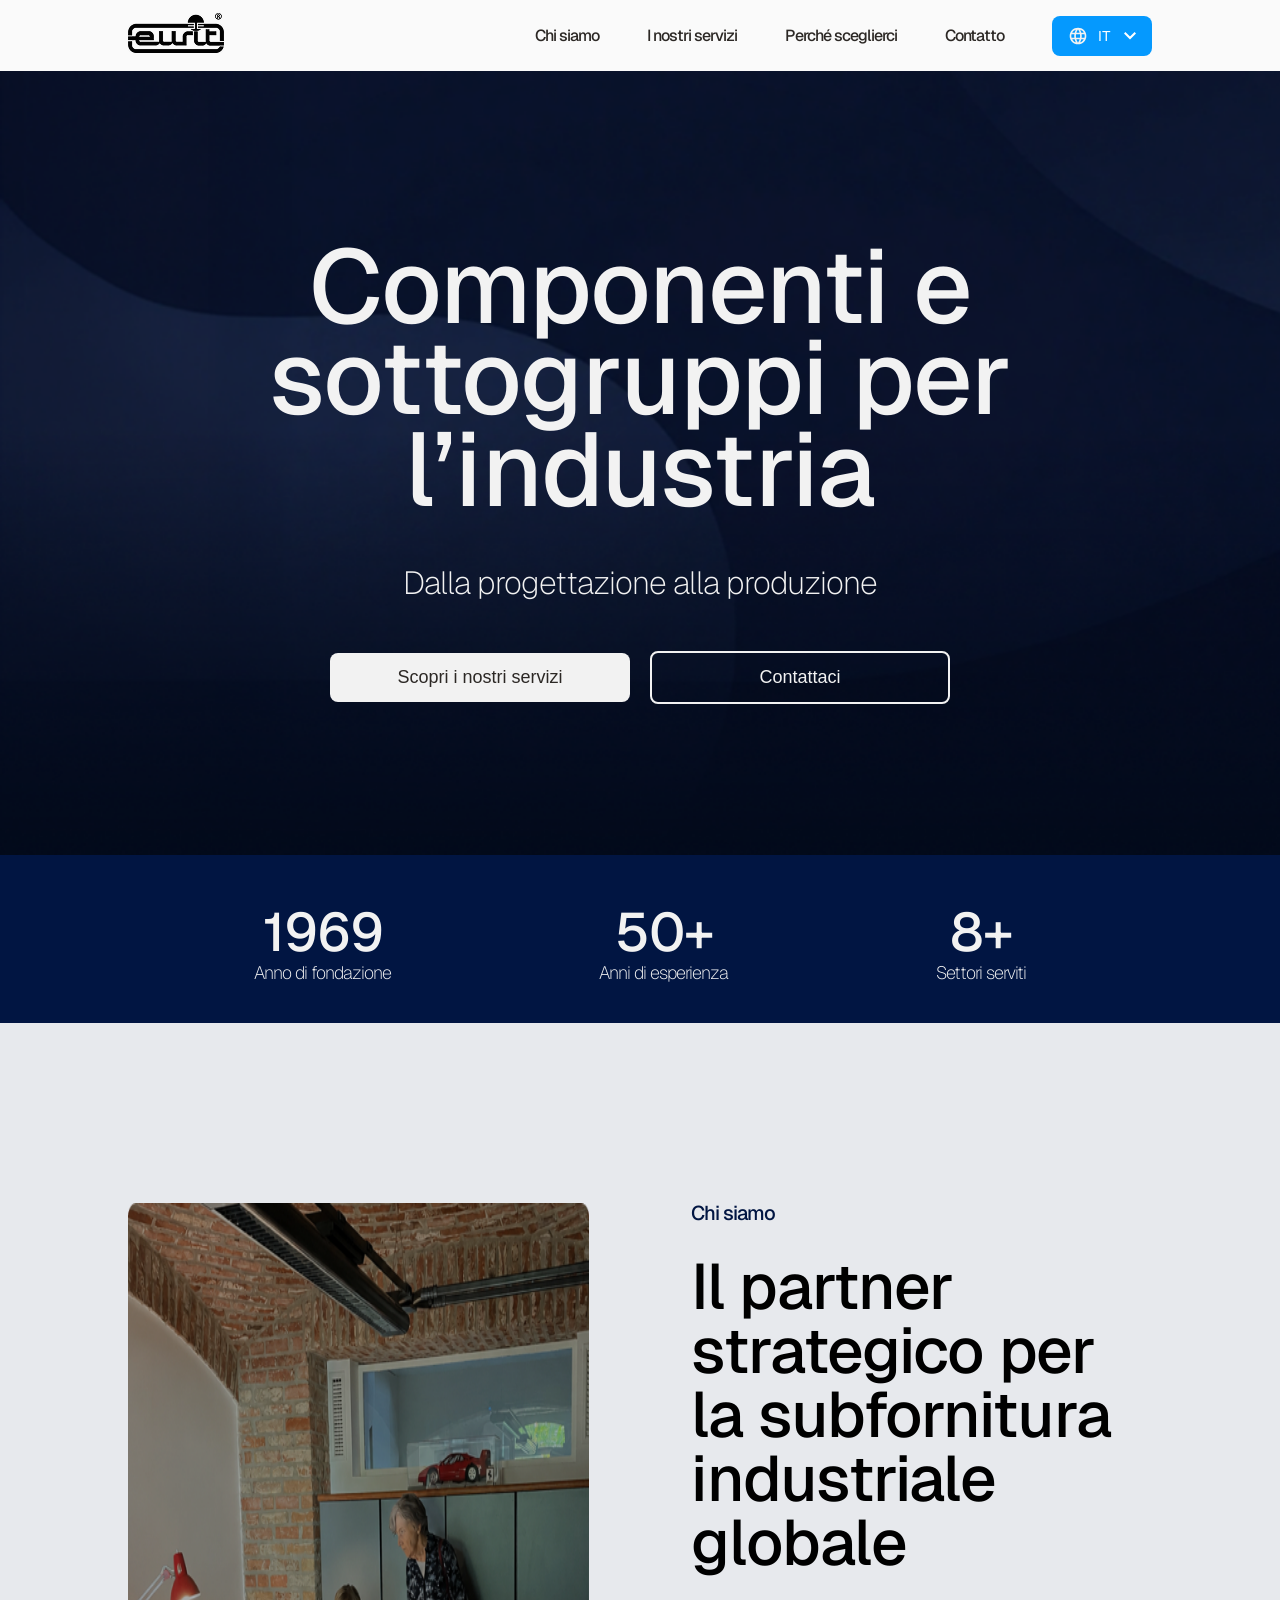
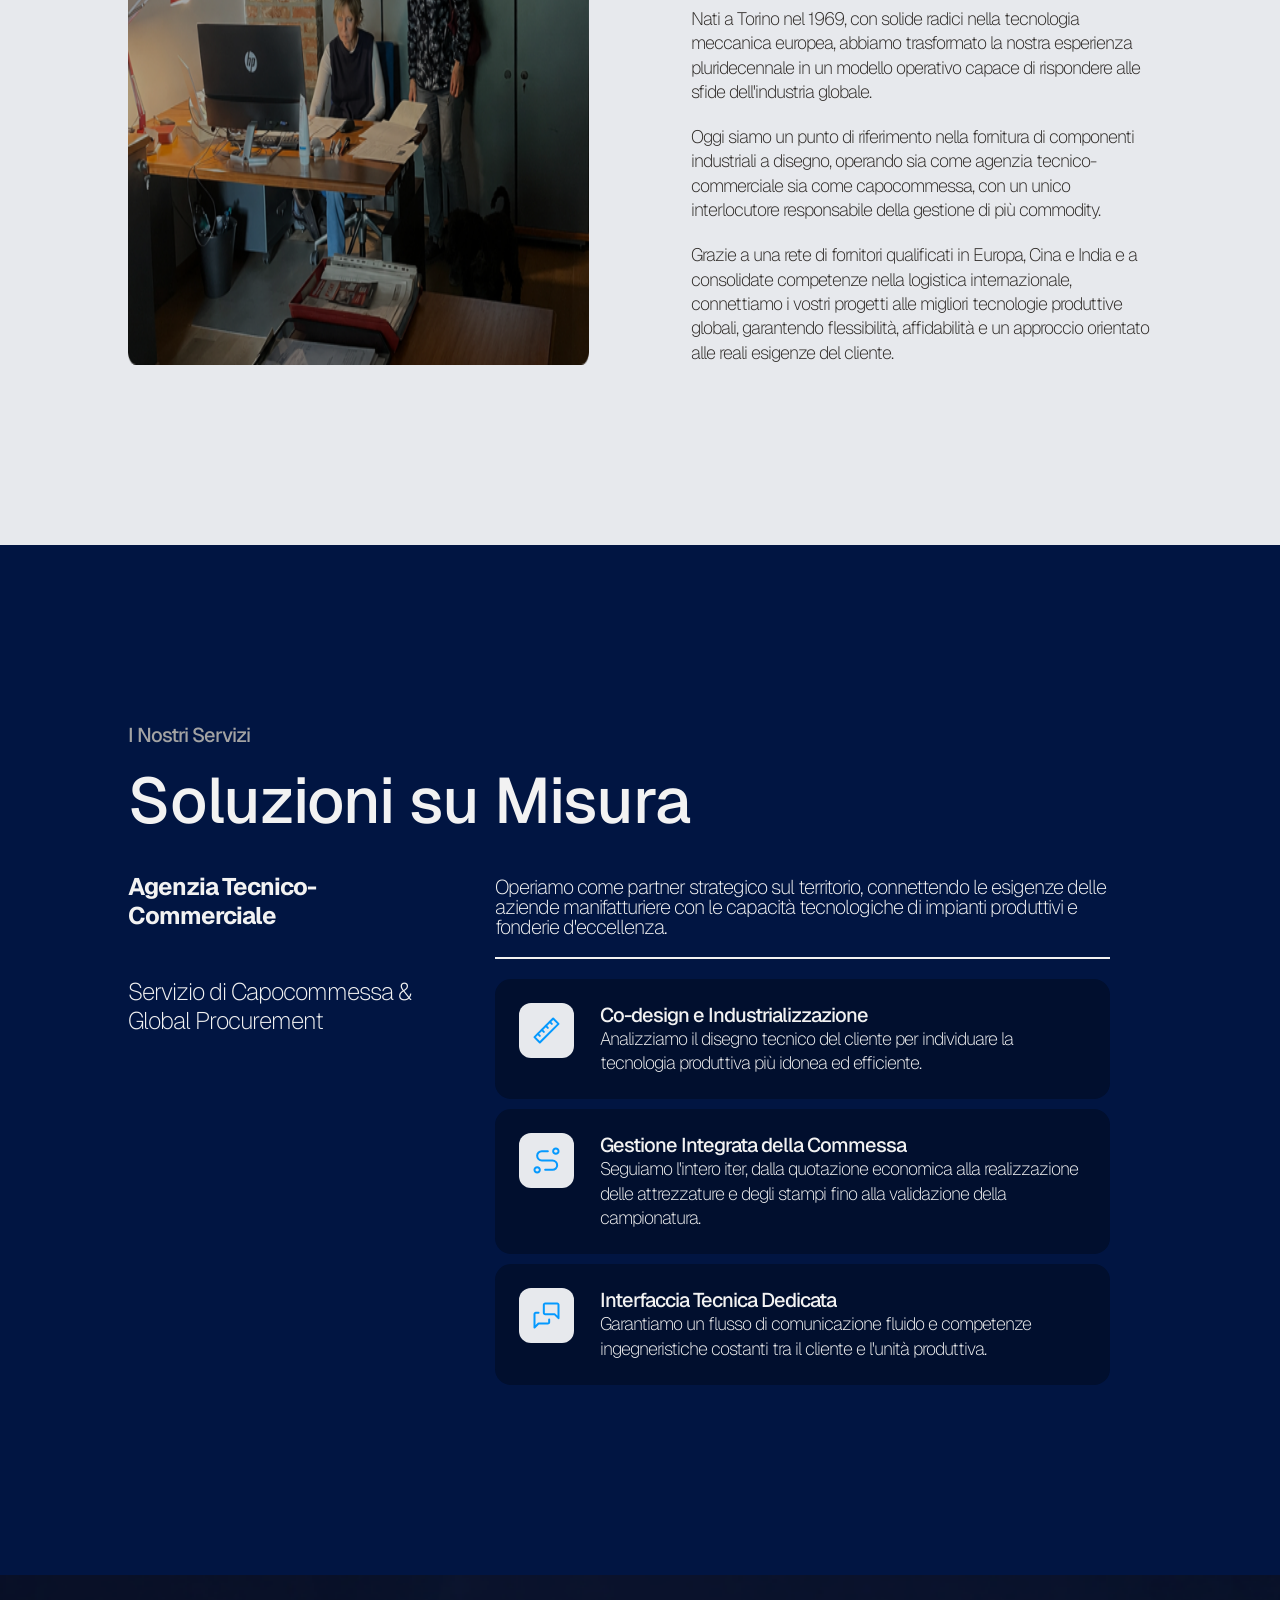
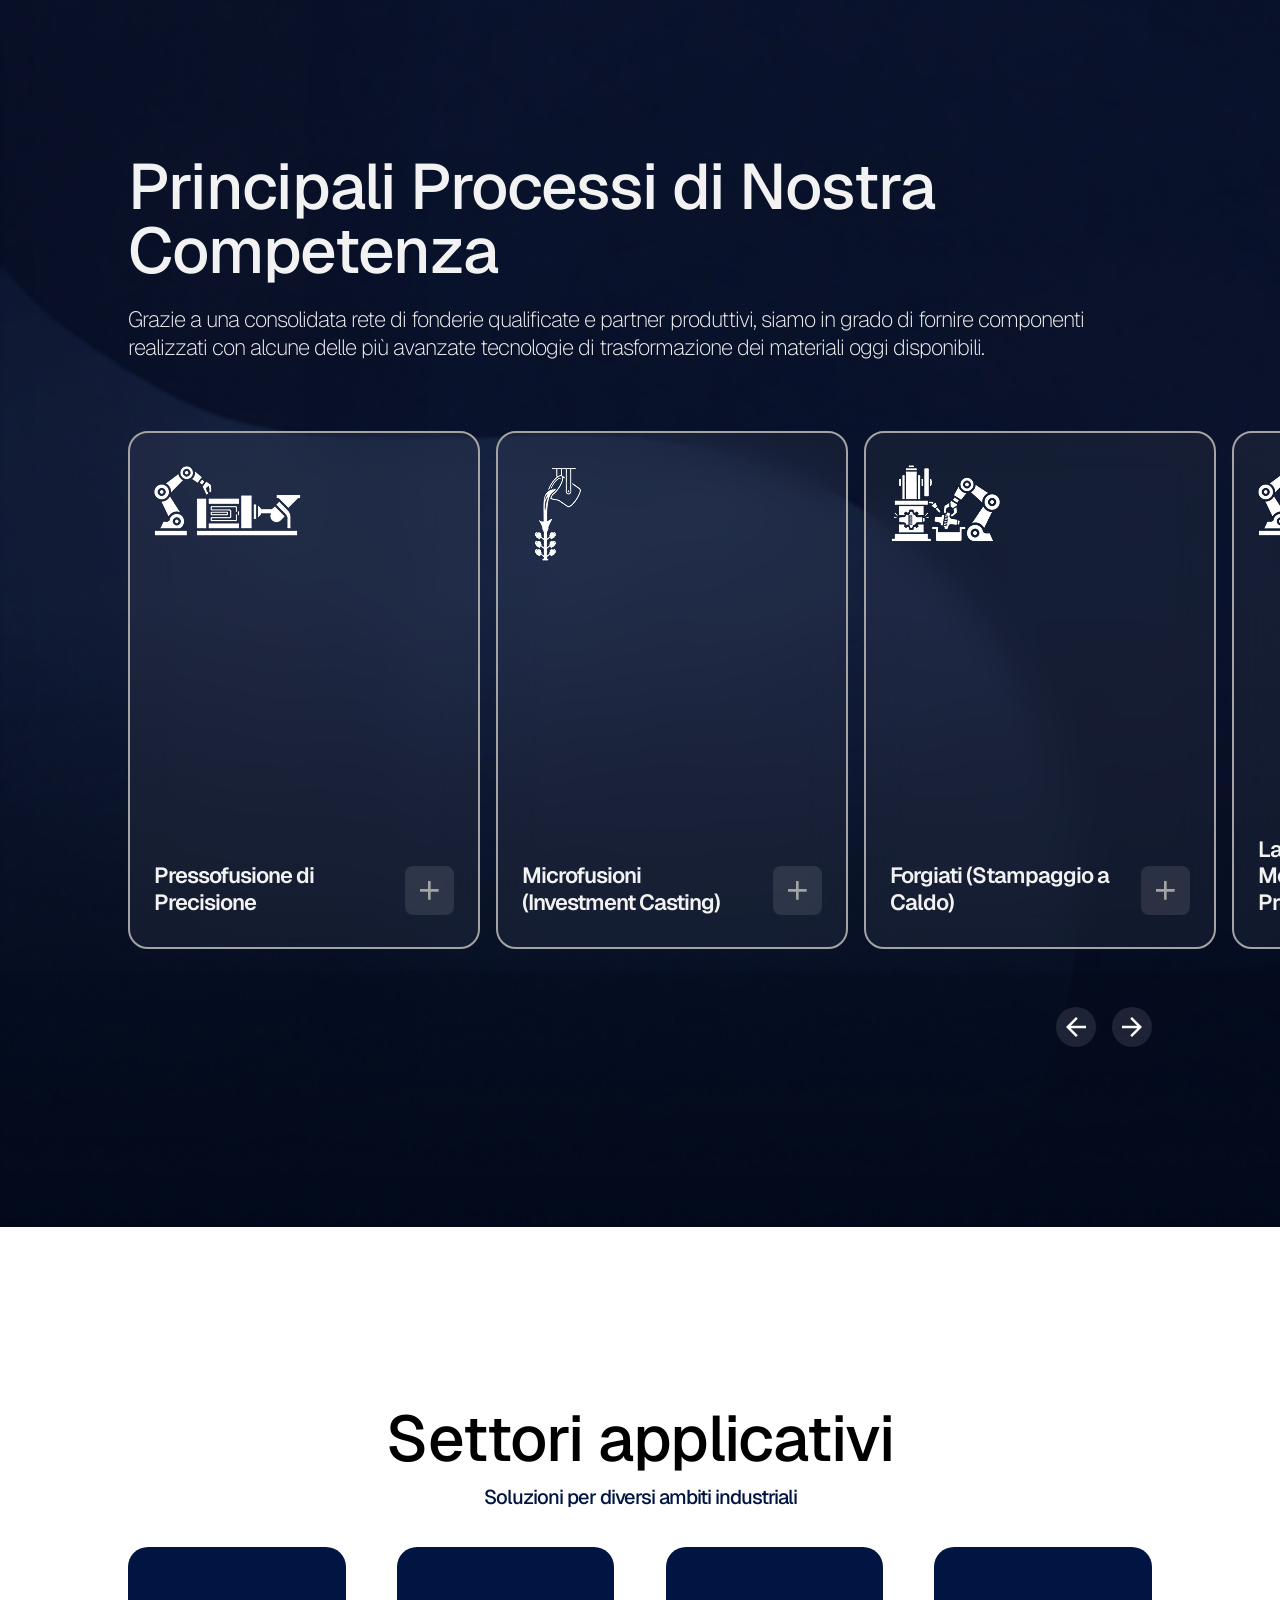
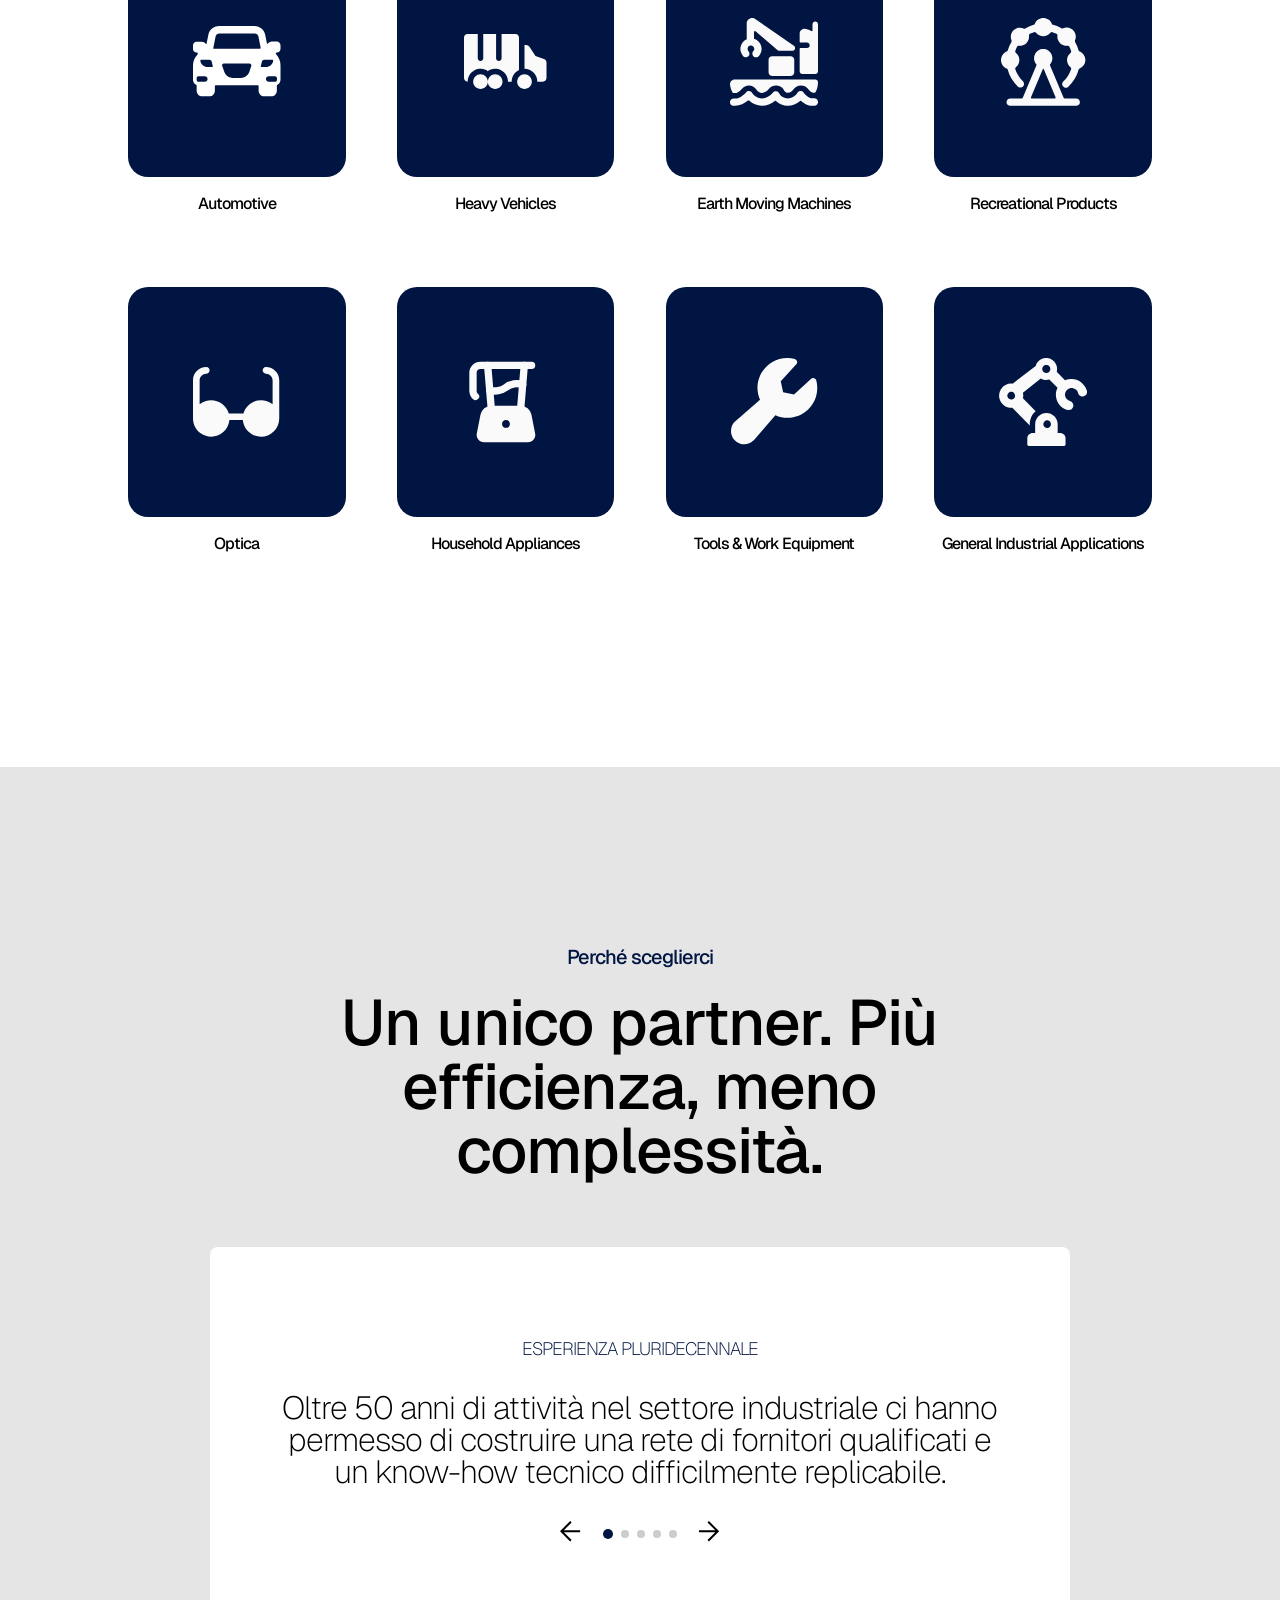
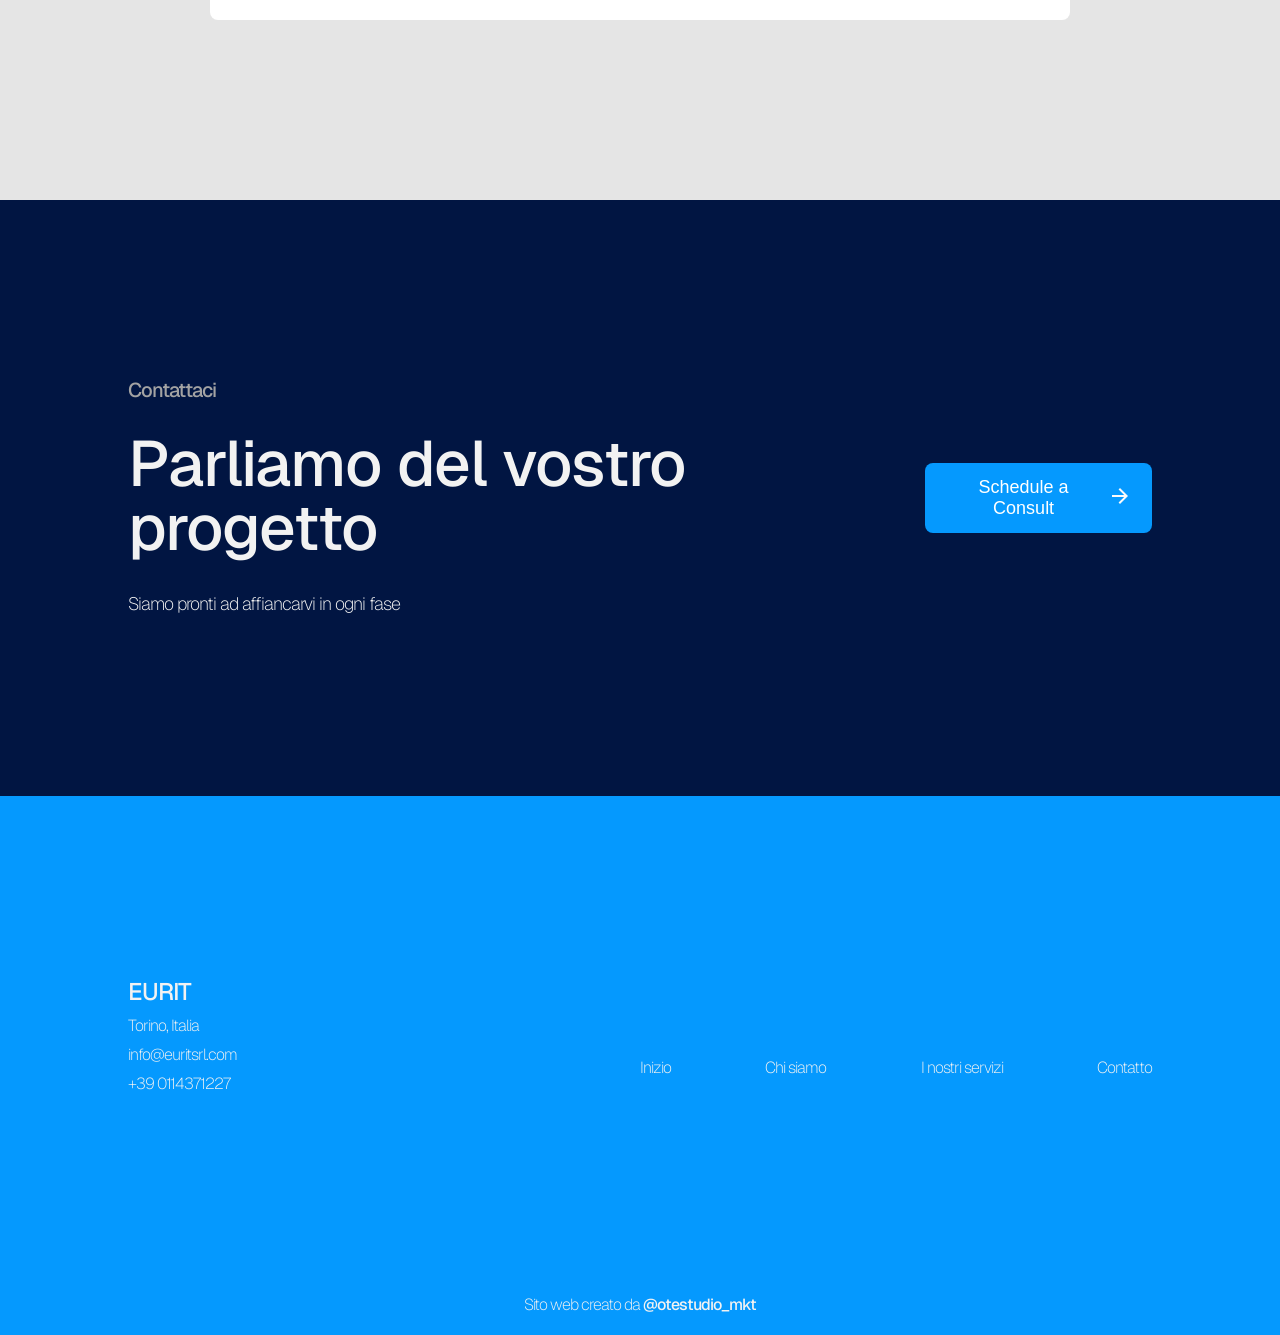
<file: index.html>
<!DOCTYPE html>
<html lang="en">

<head>
    <meta charset="UTF-8">
    <meta name="viewport"
        content="width=device-width, initial-scale=1, maximum-scale=1, minimum-scale=1, user-scalable=no">
    <link rel="icon" type="image/x-icon" href="images/fav.ico" />
    <link rel="stylesheet" href="style.css">
    <title>Document</title>
</head>

<body>
    <header>
        <nav>
            <div>
                <img src="images/logo-nav.png" alt="" srcset="">
            </div>
            <div class="nav-right">
                <ul id="nav-mobile">
                    <li><a href="#about" data-i18n="nav.about">Chi siamo</a></li>
                    <li><a href="#our-services" data-i18n="nav.services">Chi siamo</a></li>
                    <li><a href="#perche-sceglierci" data-i18n="nav.why"></a></li>
                    <li><a href="#conttato" data-i18n="nav.contact">Contatto</a></li>
                </ul>
                <div class="lang-selector" id="langSelector">
                    <button class="lang-btn" id="langBtn" aria-haspopup="listbox" aria-expanded="false"
                        onclick="toggleMenu()">


                        <svg class="globe-icon" width="24" height="24" viewBox="0 0 24 24" fill="none"
                            xmlns="http://www.w3.org/2000/svg">
                            <mask id="mask0_191_302" style="mask-type:alpha" maskUnits="userSpaceOnUse" x="0" y="0"
                                width="24" height="24">
                                <rect width="24" height="24" fill="#D9D9D9" />
                            </mask>
                            <g mask="url(#mask0_191_302)">
                                <path
                                    d="M8.125 21.2125C6.90833 20.6875 5.84583 19.9708 4.9375 19.0625C4.02917 18.1542 3.3125 17.0917 2.7875 15.875C2.2625 14.6583 2 13.3625 2 11.9875C2 10.6125 2.2625 9.32083 2.7875 8.1125C3.3125 6.90417 4.02917 5.84583 4.9375 4.9375C5.84583 4.02917 6.90833 3.3125 8.125 2.7875C9.34167 2.2625 10.6375 2 12.0125 2C13.3875 2 14.6792 2.2625 15.8875 2.7875C17.0958 3.3125 18.1542 4.02917 19.0625 4.9375C19.9708 5.84583 20.6875 6.90417 21.2125 8.1125C21.7375 9.32083 22 10.6125 22 11.9875C22 13.3625 21.7375 14.6583 21.2125 15.875C20.6875 17.0917 19.9708 18.1542 19.0625 19.0625C18.1542 19.9708 17.0958 20.6875 15.8875 21.2125C14.6792 21.7375 13.3875 22 12.0125 22C10.6375 22 9.34167 21.7375 8.125 21.2125ZM12 19.95C12.4333 19.35 12.8083 18.725 13.125 18.075C13.4417 17.425 13.7 16.7333 13.9 16H10.1C10.3 16.7333 10.5583 17.425 10.875 18.075C11.1917 18.725 11.5667 19.35 12 19.95ZM9.4 19.55C9.1 19 8.8375 18.4292 8.6125 17.8375C8.3875 17.2458 8.2 16.6333 8.05 16H5.1C5.58333 16.8333 6.1875 17.5583 6.9125 18.175C7.6375 18.7917 8.46667 19.25 9.4 19.55ZM14.6 19.55C15.5333 19.25 16.3625 18.7917 17.0875 18.175C17.8125 17.5583 18.4167 16.8333 18.9 16H15.95C15.8 16.6333 15.6125 17.2458 15.3875 17.8375C15.1625 18.4292 14.9 19 14.6 19.55ZM4.25 14H7.65C7.6 13.6667 7.5625 13.3375 7.5375 13.0125C7.5125 12.6875 7.5 12.35 7.5 12C7.5 11.65 7.5125 11.3125 7.5375 10.9875C7.5625 10.6625 7.6 10.3333 7.65 10H4.25C4.16667 10.3333 4.10417 10.6625 4.0625 10.9875C4.02083 11.3125 4 11.65 4 12C4 12.35 4.02083 12.6875 4.0625 13.0125C4.10417 13.3375 4.16667 13.6667 4.25 14ZM9.65 14H14.35C14.4 13.6667 14.4375 13.3375 14.4625 13.0125C14.4875 12.6875 14.5 12.35 14.5 12C14.5 11.65 14.4875 11.3125 14.4625 10.9875C14.4375 10.6625 14.4 10.3333 14.35 10H9.65C9.6 10.3333 9.5625 10.6625 9.5375 10.9875C9.5125 11.3125 9.5 11.65 9.5 12C9.5 12.35 9.5125 12.6875 9.5375 13.0125C9.5625 13.3375 9.6 13.6667 9.65 14ZM16.35 14H19.75C19.8333 13.6667 19.8958 13.3375 19.9375 13.0125C19.9792 12.6875 20 12.35 20 12C20 11.65 19.9792 11.3125 19.9375 10.9875C19.8958 10.6625 19.8333 10.3333 19.75 10H16.35C16.4 10.3333 16.4375 10.6625 16.4625 10.9875C16.4875 11.3125 16.5 11.65 16.5 12C16.5 12.35 16.4875 12.6875 16.4625 13.0125C16.4375 13.3375 16.4 13.6667 16.35 14ZM15.95 8H18.9C18.4167 7.16667 17.8125 6.44167 17.0875 5.825C16.3625 5.20833 15.5333 4.75 14.6 4.45C14.9 5 15.1625 5.57083 15.3875 6.1625C15.6125 6.75417 15.8 7.36667 15.95 8ZM10.1 8H13.9C13.7 7.26667 13.4417 6.575 13.125 5.925C12.8083 5.275 12.4333 4.65 12 4.05C11.5667 4.65 11.1917 5.275 10.875 5.925C10.5583 6.575 10.3 7.26667 10.1 8ZM5.1 8H8.05C8.2 7.36667 8.3875 6.75417 8.6125 6.1625C8.8375 5.57083 9.1 5 9.4 4.45C8.46667 4.75 7.6375 5.20833 6.9125 5.825C6.1875 6.44167 5.58333 7.16667 5.1 8Z"
                                    fill="#F2F2F2" />
                            </g>
                        </svg>

                        <span class="lang-label" id="langLabel">IT</span>

                        <!-- Chevron SVG -->
                        <svg class="chevron" viewBox="0 0 12 8" xmlns="http://www.w3.org/2000/svg" aria-hidden="true">
                            <path d="M6 7.4L0 1.4L1.4 0L6 4.575L10.6 0L12 1.4L6 7.4Z" />
                        </svg>
                    </button>

                    <ul class="lang-menu" id="langMenu" role="listbox">
                        <li class="lang-option active" role="option" aria-selected="true" data-code="it"
                            onclick="selectLang(this)" data-i18n="lang.it">Italiano</li>
                        <li class="lang-option" role="option" aria-selected="false" data-code="en"
                            onclick="selectLang(this)" data-i18n="lang.en">Inglese</li>
                        <li class="lang-option" role="option" aria-selected="false" data-code="de"
                            onclick="selectLang(this)" data-i18n="lang.de">Tedesco</li>
                    </ul>
                </div>

                <div id="btn-burger" class="burger-menu">
                    <svg id="burger-icon" width="18" height="14" viewBox="0 0 18 14" fill="none"
                        xmlns="http://www.w3.org/2000/svg">
                        <path d="M0 2V0H18V2H0ZM0 14V12H18V14H0ZM0 8V6H18V8H0Z" fill="#1C1B1F" />
                    </svg>
                    <svg id="close-icon" width="14" height="14" viewBox="0 0 14 14" fill="none"
                        xmlns="http://www.w3.org/2000/svg">
                        <path
                            d="M1.4 14L0 12.6L5.6 7L0 1.4L1.4 0L7 5.6L12.6 0L14 1.4L8.4 7L14 12.6L12.6 14L7 8.4L1.4 14Z"
                            fill="#1C1B1F" />
                    </svg>
                </div>
            </div>
        </nav>
        <main>
            <div class="fade-scroll">
                <h1 data-i18n="header.title"></h1>
                <p class="subtitle" data-i18n="header.subtitle"></p>
                <div class="btn-container">
                    <a href="#our-services">
                        <button id="btn-hero" data-i18n="header.servicesBtn"></button>
                    </a>
                    <a href="#conttato">
                        <button id="btn-hero-outline" data-i18n="header.contactBtn"></button>
                    </a>
                </div>
            </div>
        </main>
    </header>

    <section id="stats">
        <article class="fade-scroll">
            <h2 data-i18n="stats.founded.number">1969</h2>
            <p class="paragraph2" data-i18n="stats.founded.label">
                Anno di fondazione
            </p>
        </article>

        <article class="fade-scroll">
            <h2 class="counter" data-target="50" data-i18n="stats.experience.number">
                50+
            </h2>
            <p class="paragraph2" data-i18n="stats.experience.label">
                Anni di esperienza
            </p>
        </article>

        <article class="fade-scroll">
            <h2 class="counter" data-target="8" data-i18n="stats.industries.number">
                8+
            </h2>
            <p class="paragraph2" data-i18n="stats.industries.label">
                Settori serviti
            </p>
        </article>
    </section>

    <section class="padding-section" id="about">
        <img src="images/rectangale.png" alt="" class="fade-scroll">

        <main>
            <h2 class="section-title" data-i18n="about.section"></h2>
            <h2 data-i18n="about.title"></h2>
            <div>
                <p class="paragraph2" data-i18n="about.text1"></p><br>
                <p class="paragraph2" data-i18n="about.text2"></p><br>
                <p class="paragraph2" data-i18n="about.text3"></p>
            </div>
        </main>
    </section>

    <section id="our-services" class="padding-section">
        <div>
            <h2 class="section-title fade-scroll" data-i18n="services.section"></h2>
            <h2 class="fade-scroll" data-i18n="services.title"></h2>
        </div>
        <main>
            <ul class="services-menu">
                <li id="item1" class="active"> <span data-i18n="services.agency.label"></span>
                    <div class="arrow"><svg width="14" height="8" viewBox="0 0 14 8" fill="none"
                            xmlns="http://www.w3.org/2000/svg">
                            <path d="M1 1L7 7L13 1" stroke="#FAFAFA" stroke-width="2" stroke-linecap="round"
                                stroke-linejoin="round" />
                        </svg>
                    </div>
                </li>

                <div class="container-details mobile-layout fade-scroll">
                    <article class="item1 active">
                        <header>
                            <p class="section-title" data-i18n="services.agency.description"></p>
                        </header>

                        <div class="element">
                            <div>
                                <svg width="55" height="55" viewBox="0 0 55 55" fill="none"
                                    xmlns="http://www.w3.org/2000/svg">
                                    <rect width="55" height="55" rx="12" fill="#E7E9ED" />
                                    <g clip-path="url(#clip0_397_436)">
                                        <path d="M34.1667 15.5L39.5 20.8333L20.8333 39.5L15.5 34.1667L34.1667 15.5Z"
                                            stroke="#0599FE" stroke-width="2" stroke-linecap="round"
                                            stroke-linejoin="round" />
                                        <path d="M32.8333 20.833L30.8333 18.833" stroke="#0599FE" stroke-width="2"
                                            stroke-linecap="round" stroke-linejoin="round" />
                                        <path d="M28.8333 24.833L26.8333 22.833" stroke="#0599FE" stroke-width="2"
                                            stroke-linecap="round" stroke-linejoin="round" />
                                        <path d="M24.8333 28.833L22.8333 26.833" stroke="#0599FE" stroke-width="2"
                                            stroke-linecap="round" stroke-linejoin="round" />
                                        <path d="M20.8333 32.833L18.8333 30.833" stroke="#0599FE" stroke-width="2"
                                            stroke-linecap="round" stroke-linejoin="round" />
                                    </g>
                                    <defs>
                                        <clipPath id="clip0_397_436">
                                            <rect width="32" height="32" fill="white"
                                                transform="translate(11.5 11.5)" />
                                        </clipPath>
                                    </defs>
                                </svg>

                            </div>
                            <div>
                                <p class="section-title" data-i18n="services.agency.card1Title"></p>
                                <p class="paragraph2" data-i18n="services.agency.card1Description"></p>
                            </div>
                        </div>

                        <div class="element">
                            <div>
                                <svg width="55" height="55" viewBox="0 0 55 55" fill="none"
                                    xmlns="http://www.w3.org/2000/svg">
                                    <rect width="55" height="55" rx="12" fill="#E7E9ED" />
                                    <g clip-path="url(#clip0_397_448)">
                                        <path
                                            d="M16.281 38.7193C15.781 38.2192 15.5 37.5409 15.5 36.8337C15.5 36.1264 15.781 35.4481 16.281 34.948C16.7811 34.4479 17.4594 34.167 18.1667 34.167C18.8739 34.167 19.5522 34.4479 20.0523 34.948C20.5524 35.4481 20.8333 36.1264 20.8333 36.8337C20.8333 37.5409 20.5524 38.2192 20.0523 38.7193C19.5522 39.2194 18.8739 39.5003 18.1667 39.5003C17.4594 39.5003 16.7811 39.2194 16.281 38.7193Z"
                                            stroke="#0599FE" stroke-width="2" stroke-linecap="round"
                                            stroke-linejoin="round" />
                                        <path
                                            d="M38.719 20.0523C38.2189 20.5524 37.5407 20.8333 36.8334 20.8333C36.1262 20.8333 35.4479 20.5524 34.9478 20.0523C34.4477 19.5522 34.1667 18.8739 34.1667 18.1667C34.1667 17.4594 34.4477 16.7811 34.9478 16.281C35.4479 15.781 36.1262 15.5 36.8334 15.5C37.5407 15.5 38.2189 15.781 38.719 16.281C39.2191 16.7811 39.5001 17.4594 39.5001 18.1667C39.5001 18.8739 39.2191 19.5522 38.719 20.0523Z"
                                            stroke="#0599FE" stroke-width="2" stroke-linecap="round"
                                            stroke-linejoin="round" />
                                        <path
                                            d="M26.1667 36.8337H33.5001C34.7378 36.8337 35.9247 36.342 36.7999 35.4668C37.6751 34.5917 38.1667 33.4047 38.1667 32.167C38.1667 30.9293 37.6751 29.7423 36.7999 28.8672C35.9247 27.992 34.7378 27.5003 33.5001 27.5003H22.8334C21.5957 27.5003 20.4088 27.0087 19.5336 26.1335C18.6584 25.2583 18.1667 24.0713 18.1667 22.8337C18.1667 21.596 18.6584 20.409 19.5336 19.5338C20.4088 18.6587 21.5957 18.167 22.8334 18.167H28.8334"
                                            stroke="#0599FE" stroke-width="2" stroke-linecap="round"
                                            stroke-linejoin="round" />
                                    </g>
                                    <defs>
                                        <clipPath id="clip0_397_448">
                                            <rect width="32" height="32" fill="white"
                                                transform="translate(11.5 11.5)" />
                                        </clipPath>
                                    </defs>
                                </svg>
                            </div>
                            <div>
                                <p class="section-title" data-i18n="services.agency.card2Title"></p>
                                <p class="paragraph2" data-i18n="services.agency.card2Description"></p>
                            </div>
                        </div>

                        <div class="element">
                            <div>
                                <svg width="55" height="55" viewBox="0 0 55 55" fill="none"
                                    xmlns="http://www.w3.org/2000/svg">
                                    <rect width="55" height="55" rx="12" fill="#E7E9ED" />
                                    <g clip-path="url(#clip0_397_458)">
                                        <path
                                            d="M39.4999 30.1667L35.4999 26.1667H26.1666C25.813 26.1667 25.4738 26.0262 25.2238 25.7761C24.9737 25.5261 24.8333 25.187 24.8333 24.8333V16.8333C24.8333 16.4797 24.9737 16.1406 25.2238 15.8905C25.4738 15.6405 25.813 15.5 26.1666 15.5H38.1666C38.5202 15.5 38.8593 15.6405 39.1094 15.8905C39.3594 16.1406 39.4999 16.4797 39.4999 16.8333V30.1667Z"
                                            stroke="#0599FE" stroke-width="2" stroke-linecap="round"
                                            stroke-linejoin="round" />
                                        <path
                                            d="M30.1667 31.4997V34.1663C30.1667 34.52 30.0262 34.8591 29.7761 35.1092C29.5261 35.3592 29.187 35.4997 28.8333 35.4997H19.5L15.5 39.4997V26.1663C15.5 25.8127 15.6405 25.4736 15.8905 25.2235C16.1406 24.9735 16.4797 24.833 16.8333 24.833H19.5"
                                            stroke="#0599FE" stroke-width="2" stroke-linecap="round"
                                            stroke-linejoin="round" />
                                    </g>
                                    <defs>
                                        <clipPath id="clip0_397_458">
                                            <rect width="32" height="32" fill="white"
                                                transform="translate(11.5 11.5)" />
                                        </clipPath>
                                    </defs>
                                </svg>

                            </div>
                            <div>
                                <p class="section-title" data-i18n="services.agency.card3Title"></p>
                                <p class="paragraph2" data-i18n="services.agency.card3Description"></p>
                            </div>
                        </div>
                    </article>
                </div>

                <li id="item2">
                    <span data-i18n="services.procurement.label"></span>
                    <div class="arrow">
                        <svg width="14" height="8" viewBox="0 0 14 8" fill="none" xmlns="http://www.w3.org/2000/svg">
                            <path d="M1 1L7 7L13 1" stroke="#FAFAFA" stroke-width="2" stroke-linecap="round"
                                stroke-linejoin="round" />
                        </svg>
                    </div>
                </li>

                <div class="container-details mobile-layout">
                    <article class="item2">
                        <header>
                            <p class="section-title" data-i18n="services.procurement.cardTitle"></p>
                        </header>
                        <div class="element">
                            <div>
                                <svg width="55" height="55" viewBox="0 0 55 55" fill="none"
                                    xmlns="http://www.w3.org/2000/svg">
                                    <rect width="55" height="55" rx="12" fill="#E7E9ED" />
                                    <g clip-path="url(#clip0_387_1754)">
                                        <path
                                            d="M39.5 27.5C39.5 25.1266 38.7962 22.8066 37.4776 20.8332C36.1591 18.8598 34.2849 17.3217 32.0922 16.4135C29.8995 15.5052 27.4867 15.2676 25.1589 15.7306C22.8312 16.1936 20.693 17.3365 19.0147 19.0147C17.3365 20.693 16.1936 22.8312 15.7306 25.1589C15.2676 27.4867 15.5052 29.8995 16.4135 32.0922C17.3217 34.2849 18.8598 36.1591 20.8332 37.4776C22.8066 38.7962 25.1266 39.5 27.5 39.5"
                                            stroke="#0599FE" stroke-width="2" stroke-linecap="round"
                                            stroke-linejoin="round" />
                                        <path d="M16.3 23.5H38.7" stroke="#0599FE" stroke-width="2"
                                            stroke-linecap="round" stroke-linejoin="round" />
                                        <path d="M16.3 31.5H26.8334" stroke="#0599FE" stroke-width="2"
                                            stroke-linecap="round" stroke-linejoin="round" />
                                        <path
                                            d="M26.8333 15.5C24.5871 19.0995 23.3962 23.2572 23.3962 27.5C23.3962 31.7428 24.5871 35.9005 26.8333 39.5"
                                            stroke="#0599FE" stroke-width="2" stroke-linecap="round"
                                            stroke-linejoin="round" />
                                        <path d="M28.1667 15.5C30.323 18.953 31.5086 22.9234 31.5987 26.9933"
                                            stroke="#0599FE" stroke-width="2" stroke-linecap="round"
                                            stroke-linejoin="round" />
                                        <path
                                            d="M31.5 35.5C31.5 36.5609 31.9214 37.5783 32.6716 38.3284C33.4217 39.0786 34.4391 39.5 35.5 39.5C36.5609 39.5 37.5783 39.0786 38.3284 38.3284C39.0786 37.5783 39.5 36.5609 39.5 35.5C39.5 34.4391 39.0786 33.4217 38.3284 32.6716C37.5783 31.9214 36.5609 31.5 35.5 31.5C34.4391 31.5 33.4217 31.9214 32.6716 32.6716C31.9214 33.4217 31.5 34.4391 31.5 35.5Z"
                                            stroke="#0599FE" stroke-width="2" stroke-linecap="round"
                                            stroke-linejoin="round" />
                                        <path d="M38.4333 38.4336L40.8333 40.8336" stroke="#0599FE" stroke-width="2"
                                            stroke-linecap="round" stroke-linejoin="round" />
                                    </g>
                                    <defs>
                                        <clipPath id="clip0_387_1754">
                                            <rect width="32" height="32" fill="white"
                                                transform="translate(11.5 11.5)" />
                                        </clipPath>
                                    </defs>
                                </svg>
                            </div>
                            <div>
                                <p class="section-title" data-i18n="services.procurement.card1Title"></p>
                                <p class="paragraph2" data-i18n="services.procurement.card1Description"></p>
                            </div>
                        </div>
                        <div class="element">
                            <div>
                                <svg width="55" height="55" viewBox="0 0 55 55" fill="none"
                                    xmlns="http://www.w3.org/2000/svg">
                                    <rect width="55" height="55" rx="12" fill="#E7E9ED" />
                                    <g clip-path="url(#clip0_387_1760)">
                                        <path
                                            d="M27.4999 16.833L16.8333 22.1663L27.4999 27.4997L38.1666 22.1663L27.4999 16.833Z"
                                            stroke="#0599FE" stroke-width="2" stroke-linecap="round"
                                            stroke-linejoin="round" />
                                        <path d="M16.8333 27.5L27.4999 32.8333L38.1666 27.5" stroke="#0599FE"
                                            stroke-width="2" stroke-linecap="round" stroke-linejoin="round" />
                                        <path d="M16.8333 32.833L27.4999 38.1663L38.1666 32.833" stroke="#0599FE"
                                            stroke-width="2" stroke-linecap="round" stroke-linejoin="round" />
                                    </g>
                                    <defs>
                                        <clipPath id="clip0_387_1760">
                                            <rect width="32" height="32" fill="white"
                                                transform="translate(11.5 11.5)" />
                                        </clipPath>
                                    </defs>
                                </svg>

                            </div>
                            <div>
                                <p class="section-title" data-i18n="services.procurement.card2Title"></p>
                                <p class="paragraph2" data-i18n="services.procurement.card2Description"></p>
                            </div>
                        </div>
                        <div class="element">
                            <div>
                                <svg width="55" height="55" viewBox="0 0 55 55" fill="none"
                                    xmlns="http://www.w3.org/2000/svg">
                                    <rect width="55" height="55" rx="12" fill="#E7E9ED" />
                                    <g clip-path="url(#clip0_387_1766)">
                                        <path
                                            d="M18.9478 36.0523C18.4477 35.5522 18.1667 34.8739 18.1667 34.1667C18.1667 33.4594 18.4477 32.7811 18.9478 32.281C19.4479 31.781 20.1262 31.5 20.8334 31.5C21.5407 31.5 22.2189 31.781 22.719 32.281C23.2191 32.7811 23.5001 33.4594 23.5001 34.1667C23.5001 34.8739 23.2191 35.5522 22.719 36.0523C22.2189 36.5524 21.5407 36.8333 20.8334 36.8333C20.1262 36.8333 19.4479 36.5524 18.9478 36.0523Z"
                                            stroke="#0599FE" stroke-width="2" stroke-linecap="round"
                                            stroke-linejoin="round" />
                                        <path
                                            d="M31.5 34.1667C31.5 34.8739 31.781 35.5522 32.281 36.0523C32.7811 36.5524 33.4594 36.8333 34.1667 36.8333C34.8739 36.8333 35.5522 36.5524 36.0523 36.0523C36.5524 35.5522 36.8333 34.8739 36.8333 34.1667C36.8333 33.4594 36.5524 32.7811 36.0523 32.281C35.5522 31.781 34.8739 31.5 34.1667 31.5C33.4594 31.5 32.7811 31.781 32.281 32.281C31.781 32.7811 31.5 33.4594 31.5 34.1667Z"
                                            stroke="#0599FE" stroke-width="2" stroke-linecap="round"
                                            stroke-linejoin="round" />
                                        <path
                                            d="M18.1667 34.167H15.5001V28.8337M14.1667 18.167H28.8334V34.167M23.5001 34.167H31.5001M28.8334 19.5003H35.5001L39.5001 26.167V34.167H36.8334M39.5001 26.167H28.8334"
                                            stroke="#0599FE" stroke-width="2" stroke-linecap="round"
                                            stroke-linejoin="round" />
                                        <path d="M15.5 23.5H20.8333" stroke="#0599FE" stroke-width="2"
                                            stroke-linecap="round" stroke-linejoin="round" />
                                    </g>
                                    <defs>
                                        <clipPath id="clip0_387_1766">
                                            <rect width="32" height="32" fill="white"
                                                transform="translate(11.5 11.5)" />
                                        </clipPath>
                                    </defs>
                                </svg>

                            </div>
                            <div>
                                <p class="section-title" data-i18n="services.procurement.card3Title"></p>
                                <p class="paragraph2" data-i18n="services.procurement.card3Description"></p>
                            </div>
                        </div>
                    </article>
                </div>
            </ul>

            <div class="container-details desktop-layout fade-scroll">
                <article class="item1 active">
                    <header>
                        <p class="section-title" data-i18n="services.agency.description"></p>
                    </header>
                    <div class="element">
                        <div>
                            <svg width="55" height="55" viewBox="0 0 55 55" fill="none"
                                xmlns="http://www.w3.org/2000/svg">
                                <rect width="55" height="55" rx="12" fill="#E7E9ED" />
                                <g clip-path="url(#clip0_397_436)">
                                    <path d="M34.1667 15.5L39.5 20.8333L20.8333 39.5L15.5 34.1667L34.1667 15.5Z"
                                        stroke="#0599FE" stroke-width="2" stroke-linecap="round"
                                        stroke-linejoin="round" />
                                    <path d="M32.8333 20.833L30.8333 18.833" stroke="#0599FE" stroke-width="2"
                                        stroke-linecap="round" stroke-linejoin="round" />
                                    <path d="M28.8333 24.833L26.8333 22.833" stroke="#0599FE" stroke-width="2"
                                        stroke-linecap="round" stroke-linejoin="round" />
                                    <path d="M24.8333 28.833L22.8333 26.833" stroke="#0599FE" stroke-width="2"
                                        stroke-linecap="round" stroke-linejoin="round" />
                                    <path d="M20.8333 32.833L18.8333 30.833" stroke="#0599FE" stroke-width="2"
                                        stroke-linecap="round" stroke-linejoin="round" />
                                </g>
                                <defs>
                                    <clipPath id="clip0_397_436">
                                        <rect width="32" height="32" fill="white" transform="translate(11.5 11.5)" />
                                    </clipPath>
                                </defs>
                            </svg>
                        </div>
                        <div>
                            <p class="section-title" data-i18n="services.agency.card1Title"></p>
                            <p class="paragraph2" data-i18n="services.agency.card1Description"></p>
                        </div>
                    </div>
                    <div class="element">
                        <div>
                            <svg width="55" height="55" viewBox="0 0 55 55" fill="none"
                                xmlns="http://www.w3.org/2000/svg">
                                <rect width="55" height="55" rx="12" fill="#E7E9ED" />
                                <g clip-path="url(#clip0_397_448)">
                                    <path
                                        d="M16.281 38.7193C15.781 38.2192 15.5 37.5409 15.5 36.8337C15.5 36.1264 15.781 35.4481 16.281 34.948C16.7811 34.4479 17.4594 34.167 18.1667 34.167C18.8739 34.167 19.5522 34.4479 20.0523 34.948C20.5524 35.4481 20.8333 36.1264 20.8333 36.8337C20.8333 37.5409 20.5524 38.2192 20.0523 38.7193C19.5522 39.2194 18.8739 39.5003 18.1667 39.5003C17.4594 39.5003 16.7811 39.2194 16.281 38.7193Z"
                                        stroke="#0599FE" stroke-width="2" stroke-linecap="round"
                                        stroke-linejoin="round" />
                                    <path
                                        d="M38.719 20.0523C38.2189 20.5524 37.5407 20.8333 36.8334 20.8333C36.1262 20.8333 35.4479 20.5524 34.9478 20.0523C34.4477 19.5522 34.1667 18.8739 34.1667 18.1667C34.1667 17.4594 34.4477 16.7811 34.9478 16.281C35.4479 15.781 36.1262 15.5 36.8334 15.5C37.5407 15.5 38.2189 15.781 38.719 16.281C39.2191 16.7811 39.5001 17.4594 39.5001 18.1667C39.5001 18.8739 39.2191 19.5522 38.719 20.0523Z"
                                        stroke="#0599FE" stroke-width="2" stroke-linecap="round"
                                        stroke-linejoin="round" />
                                    <path
                                        d="M26.1667 36.8337H33.5001C34.7378 36.8337 35.9247 36.342 36.7999 35.4668C37.6751 34.5917 38.1667 33.4047 38.1667 32.167C38.1667 30.9293 37.6751 29.7423 36.7999 28.8672C35.9247 27.992 34.7378 27.5003 33.5001 27.5003H22.8334C21.5957 27.5003 20.4088 27.0087 19.5336 26.1335C18.6584 25.2583 18.1667 24.0713 18.1667 22.8337C18.1667 21.596 18.6584 20.409 19.5336 19.5338C20.4088 18.6587 21.5957 18.167 22.8334 18.167H28.8334"
                                        stroke="#0599FE" stroke-width="2" stroke-linecap="round"
                                        stroke-linejoin="round" />
                                </g>
                                <defs>
                                    <clipPath id="clip0_397_448">
                                        <rect width="32" height="32" fill="white" transform="translate(11.5 11.5)" />
                                    </clipPath>
                                </defs>
                            </svg>

                        </div>
                        <div>
                            <p class="section-title" data-i18n="services.agency.card2Title"></p>
                            <p class="paragraph2" data-i18n="services.agency.card2Description"></p>
                        </div>
                    </div>

                    <div class="element">
                        <div>
                            <svg width="55" height="55" viewBox="0 0 55 55" fill="none"
                                xmlns="http://www.w3.org/2000/svg">
                                <rect width="55" height="55" rx="12" fill="#E7E9ED" />
                                <g clip-path="url(#clip0_397_458)">
                                    <path
                                        d="M39.4999 30.1667L35.4999 26.1667H26.1666C25.813 26.1667 25.4738 26.0262 25.2238 25.7761C24.9737 25.5261 24.8333 25.187 24.8333 24.8333V16.8333C24.8333 16.4797 24.9737 16.1406 25.2238 15.8905C25.4738 15.6405 25.813 15.5 26.1666 15.5H38.1666C38.5202 15.5 38.8593 15.6405 39.1094 15.8905C39.3594 16.1406 39.4999 16.4797 39.4999 16.8333V30.1667Z"
                                        stroke="#0599FE" stroke-width="2" stroke-linecap="round"
                                        stroke-linejoin="round" />
                                    <path
                                        d="M30.1667 31.4997V34.1663C30.1667 34.52 30.0262 34.8591 29.7761 35.1092C29.5261 35.3592 29.187 35.4997 28.8333 35.4997H19.5L15.5 39.4997V26.1663C15.5 25.8127 15.6405 25.4736 15.8905 25.2235C16.1406 24.9735 16.4797 24.833 16.8333 24.833H19.5"
                                        stroke="#0599FE" stroke-width="2" stroke-linecap="round"
                                        stroke-linejoin="round" />
                                </g>
                                <defs>
                                    <clipPath id="clip0_397_458">
                                        <rect width="32" height="32" fill="white" transform="translate(11.5 11.5)" />
                                    </clipPath>
                                </defs>
                            </svg>

                        </div>
                        <div>
                            <p class="section-title" data-i18n="services.agency.card3Title"></p>
                            <p class="paragraph2" data-i18n="services.agency.card3Description"></p>
                        </div>
                    </div>
                </article>

                <article class="item2">
                    <header>
                        <p class="section-title" data-i18n="services.procurement.description"></p>
                    </header>
                    <div class="element">
                        <div>
                            <svg width="55" height="55" viewBox="0 0 55 55" fill="none"
                                xmlns="http://www.w3.org/2000/svg">
                                <rect width="55" height="55" rx="12" fill="#E7E9ED" />
                                <g clip-path="url(#clip0_387_1754)">
                                    <path
                                        d="M39.5 27.5C39.5 25.1266 38.7962 22.8066 37.4776 20.8332C36.1591 18.8598 34.2849 17.3217 32.0922 16.4135C29.8995 15.5052 27.4867 15.2676 25.1589 15.7306C22.8312 16.1936 20.693 17.3365 19.0147 19.0147C17.3365 20.693 16.1936 22.8312 15.7306 25.1589C15.2676 27.4867 15.5052 29.8995 16.4135 32.0922C17.3217 34.2849 18.8598 36.1591 20.8332 37.4776C22.8066 38.7962 25.1266 39.5 27.5 39.5"
                                        stroke="#0599FE" stroke-width="2" stroke-linecap="round"
                                        stroke-linejoin="round" />
                                    <path d="M16.3 23.5H38.7" stroke="#0599FE" stroke-width="2" stroke-linecap="round"
                                        stroke-linejoin="round" />
                                    <path d="M16.3 31.5H26.8334" stroke="#0599FE" stroke-width="2"
                                        stroke-linecap="round" stroke-linejoin="round" />
                                    <path
                                        d="M26.8333 15.5C24.5871 19.0995 23.3962 23.2572 23.3962 27.5C23.3962 31.7428 24.5871 35.9005 26.8333 39.5"
                                        stroke="#0599FE" stroke-width="2" stroke-linecap="round"
                                        stroke-linejoin="round" />
                                    <path d="M28.1667 15.5C30.323 18.953 31.5086 22.9234 31.5987 26.9933"
                                        stroke="#0599FE" stroke-width="2" stroke-linecap="round"
                                        stroke-linejoin="round" />
                                    <path
                                        d="M31.5 35.5C31.5 36.5609 31.9214 37.5783 32.6716 38.3284C33.4217 39.0786 34.4391 39.5 35.5 39.5C36.5609 39.5 37.5783 39.0786 38.3284 38.3284C39.0786 37.5783 39.5 36.5609 39.5 35.5C39.5 34.4391 39.0786 33.4217 38.3284 32.6716C37.5783 31.9214 36.5609 31.5 35.5 31.5C34.4391 31.5 33.4217 31.9214 32.6716 32.6716C31.9214 33.4217 31.5 34.4391 31.5 35.5Z"
                                        stroke="#0599FE" stroke-width="2" stroke-linecap="round"
                                        stroke-linejoin="round" />
                                    <path d="M38.4333 38.4336L40.8333 40.8336" stroke="#0599FE" stroke-width="2"
                                        stroke-linecap="round" stroke-linejoin="round" />
                                </g>
                                <defs>
                                    <clipPath id="clip0_387_1754">
                                        <rect width="32" height="32" fill="white" transform="translate(11.5 11.5)" />
                                    </clipPath>
                                </defs>
                            </svg>
                        </div>
                        <div>
                            <p class="section-title" data-i18n="services.procurement.card1Title"></p>
                            <p class="paragraph2" data-i18n="services.procurement.card1Description"></p>
                        </div>
                    </div>
                    <div class="element">
                        <div>
                            <svg width="55" height="55" viewBox="0 0 55 55" fill="none"
                                xmlns="http://www.w3.org/2000/svg">
                                <rect width="55" height="55" rx="12" fill="#E7E9ED" />
                                <g clip-path="url(#clip0_387_1760)">
                                    <path
                                        d="M27.4999 16.833L16.8333 22.1663L27.4999 27.4997L38.1666 22.1663L27.4999 16.833Z"
                                        stroke="#0599FE" stroke-width="2" stroke-linecap="round"
                                        stroke-linejoin="round" />
                                    <path d="M16.8333 27.5L27.4999 32.8333L38.1666 27.5" stroke="#0599FE"
                                        stroke-width="2" stroke-linecap="round" stroke-linejoin="round" />
                                    <path d="M16.8333 32.833L27.4999 38.1663L38.1666 32.833" stroke="#0599FE"
                                        stroke-width="2" stroke-linecap="round" stroke-linejoin="round" />
                                </g>
                                <defs>
                                    <clipPath id="clip0_387_1760">
                                        <rect width="32" height="32" fill="white" transform="translate(11.5 11.5)" />
                                    </clipPath>
                                </defs>
                            </svg>

                        </div>
                        <div>
                            <p class="section-title" data-i18n="services.procurement.card2Title"></p>
                            <p class="paragraph2" data-i18n="services.procurement.card2Description"></p>
                        </div>
                    </div>
                    <div class="element">
                        <div>
                            <svg width="55" height="55" viewBox="0 0 55 55" fill="none"
                                xmlns="http://www.w3.org/2000/svg">
                                <rect width="55" height="55" rx="12" fill="#E7E9ED" />
                                <g clip-path="url(#clip0_387_1766)">
                                    <path
                                        d="M18.9478 36.0523C18.4477 35.5522 18.1667 34.8739 18.1667 34.1667C18.1667 33.4594 18.4477 32.7811 18.9478 32.281C19.4479 31.781 20.1262 31.5 20.8334 31.5C21.5407 31.5 22.2189 31.781 22.719 32.281C23.2191 32.7811 23.5001 33.4594 23.5001 34.1667C23.5001 34.8739 23.2191 35.5522 22.719 36.0523C22.2189 36.5524 21.5407 36.8333 20.8334 36.8333C20.1262 36.8333 19.4479 36.5524 18.9478 36.0523Z"
                                        stroke="#0599FE" stroke-width="2" stroke-linecap="round"
                                        stroke-linejoin="round" />
                                    <path
                                        d="M31.5 34.1667C31.5 34.8739 31.781 35.5522 32.281 36.0523C32.7811 36.5524 33.4594 36.8333 34.1667 36.8333C34.8739 36.8333 35.5522 36.5524 36.0523 36.0523C36.5524 35.5522 36.8333 34.8739 36.8333 34.1667C36.8333 33.4594 36.5524 32.7811 36.0523 32.281C35.5522 31.781 34.8739 31.5 34.1667 31.5C33.4594 31.5 32.7811 31.781 32.281 32.281C31.781 32.7811 31.5 33.4594 31.5 34.1667Z"
                                        stroke="#0599FE" stroke-width="2" stroke-linecap="round"
                                        stroke-linejoin="round" />
                                    <path
                                        d="M18.1667 34.167H15.5001V28.8337M14.1667 18.167H28.8334V34.167M23.5001 34.167H31.5001M28.8334 19.5003H35.5001L39.5001 26.167V34.167H36.8334M39.5001 26.167H28.8334"
                                        stroke="#0599FE" stroke-width="2" stroke-linecap="round"
                                        stroke-linejoin="round" />
                                    <path d="M15.5 23.5H20.8333" stroke="#0599FE" stroke-width="2"
                                        stroke-linecap="round" stroke-linejoin="round" />
                                </g>
                                <defs>
                                    <clipPath id="clip0_387_1766">
                                        <rect width="32" height="32" fill="white" transform="translate(11.5 11.5)" />
                                    </clipPath>
                                </defs>
                            </svg>

                        </div>
                        <div>
                            <p class="section-title" data-i18n="services.procurement.card3Title"></p>
                            <p class="paragraph2" data-i18n="services.procurement.card3Description"></p>
                        </div>
                    </div>
                </article>
            </div>

        </main>
        <script src="items.js"></script>
    </section>

    <section class="" id="processes">
        <div>
            <h2 data-i18n="processes.title" class="fade-scroll"></h2>
            <p class="paragraph1 fade-scroll" data-i18n="processes.text"></p>
        </div>
        <main>
            <article>
                <div>
                    <img src="images/proceso-1.png" alt="">
                </div>
                <div class="footer">

                    <h4 data-i18n="processes.card1.title"></h4>
                    <div class="btn" data-modal-target="modal-1">
                        <svg width="19" height="19" viewBox="0 0 19 19" fill="none" xmlns="http://www.w3.org/2000/svg">
                            <path d="M18.6667 10.6667H10.6667V18.6667H8V10.6667H0V8H8V0H10.6667V8H18.6667V10.6667Z"
                                fill="#A3A3A3" />
                        </svg>
                    </div>
                </div>
            </article>
            <article>
                <div>
                    <img src="images/proceso-2.png" alt="">
                </div>
                <div class="footer">
                    <h4 data-i18n="processes.card2.title"></h4>
                    <div class="btn" data-modal-target="modal-2">
                        <svg width="19" height="19" viewBox="0 0 19 19" fill="none" xmlns="http://www.w3.org/2000/svg">
                            <path d="M18.6667 10.6667H10.6667V18.6667H8V10.6667H0V8H8V0H10.6667V8H18.6667V10.6667Z"
                                fill="#A3A3A3" />
                        </svg>
                    </div>
                </div>
            </article>
            <article>
                <div>
                    <img src="images/proceso-3.png" alt="">
                </div>
                <div class="footer">
                    <h4 data-i18n="processes.card3.title"></h4>
                    <div class="btn" data-modal-target="modal-3">
                        <svg width="19" height="19" viewBox="0 0 19 19" fill="none" xmlns="http://www.w3.org/2000/svg">
                            <path d="M18.6667 10.6667H10.6667V18.6667H8V10.6667H0V8H8V0H10.6667V8H18.6667V10.6667Z"
                                fill="#A3A3A3" />
                        </svg>
                    </div>
                </div>
            </article>
            <article>
                <div>
                    <img src="images/proceso-4.png" alt="">
                </div>
                <div class="footer">
                    <h4 data-i18n="processes.card4.title"></h4>
                    <div class="btn" data-modal-target="modal-4">
                        <svg width="19" height="19" viewBox="0 0 19 19" fill="none" xmlns="http://www.w3.org/2000/svg">
                            <path d="M18.6667 10.6667H10.6667V18.6667H8V10.6667H0V8H8V0H10.6667V8H18.6667V10.6667Z"
                                fill="#A3A3A3" />
                        </svg>
                    </div>
                </div>
            </article>

            <article>
                <div>
                    <img src="images/proceso-5.png" alt="">
                </div>
                <div class="footer">
                    <h4 data-i18n="processes.card5.title"></h4>
                    <div class="btn" data-modal-target="modal-5">
                        <svg width="19" height="19" viewBox="0 0 19 19" fill="none" xmlns="http://www.w3.org/2000/svg">
                            <path d="M18.6667 10.6667H10.6667V18.6667H8V10.6667H0V8H8V0H10.6667V8H18.6667V10.6667Z"
                                fill="#A3A3A3" />
                        </svg>
                    </div>
                </div>
            </article>

            <div class="modal" id="modal-1" hidden>
                <div class="modal-content">
                    <div class="modal-close" data-close-modal>
                        <svg width="19" height="19" viewBox="0 0 19 19" fill="none" xmlns="http://www.w3.org/2000/svg">
                            <path
                                d="M1.86667 18.6667L0 16.8L7.46667 9.33333L0 1.86667L1.86667 0L9.33333 7.46667L16.8 0L18.6667 1.86667L11.2 9.33333L18.6667 16.8L16.8 18.6667L9.33333 11.2L1.86667 18.6667Z"
                                fill="#FAFAFA" />
                        </svg>
                    </div>
                    <div>
                        <h2 class="section-title" data-i18n="processes.card1.title"></h2>
                        <p data-i18n="processes.card1.description"></p>
                    </div>
                    <div class="items">
                        <div class="item-modal">
                            <div>
                                <svg width="55" height="55" viewBox="0 0 55 55" fill="none"
                                    xmlns="http://www.w3.org/2000/svg">
                                    <rect width="55" height="55" rx="12" fill="#E7E9ED" />
                                    <path
                                        d="M27.5 16.5266L26.5 17.6466C26.5 17.6466 24.7933 19.5799 23.0733 22.0866C21.3533 24.5933 19.5 27.5933 19.5 30.4733C19.5 32.595 20.3429 34.6298 21.8431 36.1301C23.3434 37.6304 25.3783 38.4733 27.5 38.4733C29.6217 38.4733 31.6566 37.6304 33.1569 36.1301C34.6571 34.6298 35.5 32.595 35.5 30.4733C35.5 27.5933 33.6467 24.5933 31.9267 22.0866C30.2067 19.5799 28.5 17.6466 28.5 17.6466L27.5 16.5266ZM27.5 20.6999C28.0867 21.3933 28.62 21.9666 29.74 23.5933C31.3533 25.9399 32.8333 28.9266 32.8333 30.4733C32.8333 33.4333 30.46 35.8066 27.5 35.8066C24.54 35.8066 22.1667 33.4333 22.1667 30.4733C22.1667 28.9266 23.6467 25.9399 25.26 23.5933C26.38 21.9666 26.9133 21.3933 27.5 20.6999Z"
                                        fill="#0599FE" />
                                </svg>
                            </div>
                            <div>
                                <p class="section-title" data-i18n="processes.card1.materials.zamak.title"></p>
                                <p class="paragraph2" data-i18n="processes.card1.materials.zamak.text"></p>
                            </div>
                        </div>
                        <div class="item-modal">
                            <div>
                                <svg width="55" height="55" viewBox="0 0 55 55" fill="none"
                                    xmlns="http://www.w3.org/2000/svg">
                                    <rect width="55" height="55" rx="12" fill="#E7E9ED" />
                                    <g clip-path="url(#clip0_387_1432)">
                                        <path d="M15.5 24.8333V32.8333" stroke="#0599FE" stroke-width="2"
                                            stroke-linecap="round" stroke-linejoin="round" />
                                        <path d="M27.5 18.1667V22.1667" stroke="#0599FE" stroke-width="2"
                                            stroke-linecap="round" stroke-linejoin="round" />
                                        <path d="M24.8333 18.1667H30.1666" stroke="#0599FE" stroke-width="2"
                                            stroke-linecap="round" stroke-linejoin="round" />
                                        <path d="M18.1667 28.8333H15.5" stroke="#0599FE" stroke-width="2"
                                            stroke-linecap="round" stroke-linejoin="round" />
                                        <path
                                            d="M22.1667 24.8334H19.5V32.8334H22.1667L24.4373 36.2401C24.5591 36.4226 24.7241 36.5723 24.9176 36.6758C25.1111 36.7793 25.3272 36.8334 25.5467 36.8334H30.1667C30.5203 36.8334 30.8594 36.6929 31.1095 36.4429C31.3595 36.1928 31.5 35.8537 31.5 35.5001V32.8334H35.5V35.5001H38.1667C38.5203 35.5001 38.8594 35.3596 39.1095 35.1096C39.3595 34.8595 39.5 34.5204 39.5 34.1667V26.1667C39.5 25.8131 39.3595 25.474 39.1095 25.2239C38.8594 24.9739 38.5203 24.8334 38.1667 24.8334H35.5V27.5001H33.6573C33.4098 27.4999 33.1672 27.4309 32.9566 27.3007C32.7461 27.1705 32.576 26.9842 32.4653 26.7627L30.5347 22.9041C30.424 22.6826 30.2539 22.4964 30.0434 22.3662C29.8328 22.2359 29.5902 22.1669 29.3427 22.1667H24.8333L22.1667 24.8334Z"
                                            stroke="#0599FE" stroke-width="2" stroke-linecap="round"
                                            stroke-linejoin="round" />
                                    </g>
                                    <defs>
                                        <clipPath id="clip0_387_1432">
                                            <rect width="32" height="32" fill="white"
                                                transform="translate(11.5 11.5)" />
                                        </clipPath>
                                    </defs>
                                </svg>

                            </div>
                            <div>
                                <p class="section-title" data-i18n="processes.card1.materials.aluminum.title"></p>
                                <p class="paragraph2" data-i18n="processes.card1.materials.aluminum.text"></p>
                            </div>
                        </div>
                        <div class="item-modal">
                            <div>
                                <svg width="55" height="55" viewBox="0 0 55 55" fill="none"
                                    xmlns="http://www.w3.org/2000/svg">
                                    <rect width="55" height="55" rx="12" fill="#E7E9ED" />
                                    <g clip-path="url(#clip0_387_1442)">
                                        <path
                                            d="M24.6716 22.3284C23.9214 21.5783 23.5 20.5609 23.5 19.5C23.5 18.4391 23.9214 17.4217 24.6716 16.6716C25.4217 15.9214 26.4391 15.5 27.5 15.5C28.5609 15.5 29.5783 15.9214 30.3284 16.6716C31.0786 17.4217 31.5 18.4391 31.5 19.5C31.5 20.5609 31.0786 21.5783 30.3284 22.3284C29.5783 23.0786 28.5609 23.5 27.5 23.5C26.4391 23.5 25.4217 23.0786 24.6716 22.3284Z"
                                            stroke="#0599FE" stroke-width="2" stroke-linecap="round"
                                            stroke-linejoin="round" />
                                        <path
                                            d="M34.3867 23.5H20.6134C20.3011 23.5 19.9987 23.6095 19.759 23.8095C19.5192 24.0096 19.3573 24.2875 19.3014 24.5947L17.1187 36.5947C17.0837 36.7868 17.0914 36.9843 17.1412 37.1732C17.191 37.3621 17.2817 37.5377 17.4068 37.6877C17.532 37.8376 17.6886 37.9583 17.8655 38.041C18.0424 38.1238 18.2354 38.1667 18.4307 38.1667H36.5694C36.7647 38.1667 36.9576 38.1238 37.1346 38.041C37.3115 37.9583 37.4681 37.8376 37.5932 37.6877C37.7184 37.5377 37.8091 37.3621 37.8589 37.1732C37.9086 36.9843 37.9163 36.7868 37.8814 36.5947L35.6987 24.5947C35.6428 24.2875 35.4809 24.0096 35.2411 23.8095C35.0013 23.6095 34.699 23.5 34.3867 23.5Z"
                                            stroke="#0599FE" stroke-width="2" stroke-linecap="round"
                                            stroke-linejoin="round" />
                                    </g>
                                    <defs>
                                        <clipPath id="clip0_387_1442">
                                            <rect width="32" height="32" fill="white"
                                                transform="translate(11.5 11.5)" />
                                        </clipPath>
                                    </defs>
                                </svg>

                            </div>
                            <div>
                                <p class="section-title" data-i18n="processes.card1.materials.magnesium.title"></p>
                                <p class="paragraph2" data-i18n="processes.card1.materials.magnesium.text"></p>
                            </div>
                        </div>
                    </div>
                </div>
            </div>

            <div class="modal" id="modal-2" hidden>
                <div class="modal-content">
                    <div class="modal-close" data-close-modal>
                        <svg width="19" height="19" viewBox="0 0 19 19" fill="none" xmlns="http://www.w3.org/2000/svg">
                            <path
                                d="M1.86667 18.6667L0 16.8L7.46667 9.33333L0 1.86667L1.86667 0L9.33333 7.46667L16.8 0L18.6667 1.86667L11.2 9.33333L18.6667 16.8L16.8 18.6667L9.33333 11.2L1.86667 18.6667Z"
                                fill="#FAFAFA" />
                        </svg>
                    </div>
                    <div>
                        <h2 class="section-title" data-i18n="processes.card2.title"></h2>
                        <p data-i18n="processes.card2.description"></p>
                    </div>
                    <div class="items">
                        <div class="item-modal">
                            <div>
                                <svg width="55" height="55" viewBox="0 0 55 55" fill="none"
                                    xmlns="http://www.w3.org/2000/svg">
                                    <rect width="55" height="55" rx="12" fill="#E7E9ED" />
                                    <g clip-path="url(#clip0_397_2818)">
                                        <path
                                            d="M16.281 20.0523C15.781 19.5522 15.5 18.8739 15.5 18.1667C15.5 17.4594 15.781 16.7811 16.281 16.281C16.7811 15.781 17.4594 15.5 18.1667 15.5C18.8739 15.5 19.5522 15.781 20.0523 16.281C20.5524 16.7811 20.8333 17.4594 20.8333 18.1667C20.8333 18.8739 20.5524 19.5522 20.0523 20.0523C19.5522 20.5524 18.8739 20.8333 18.1667 20.8333C17.4594 20.8333 16.7811 20.5524 16.281 20.0523Z"
                                            stroke="#0599FE" stroke-width="2" stroke-linecap="round"
                                            stroke-linejoin="round" />
                                        <path
                                            d="M34.9478 20.0523C34.4477 19.5522 34.1667 18.8739 34.1667 18.1667C34.1667 17.4594 34.4477 16.7811 34.9478 16.281C35.4479 15.781 36.1262 15.5 36.8334 15.5C37.5407 15.5 38.2189 15.781 38.719 16.281C39.2191 16.7811 39.5001 17.4594 39.5001 18.1667C39.5001 18.8739 39.2191 19.5522 38.719 20.0523C38.2189 20.5524 37.5407 20.8333 36.8334 20.8333C36.1262 20.8333 35.4479 20.5524 34.9478 20.0523Z"
                                            stroke="#0599FE" stroke-width="2" stroke-linecap="round"
                                            stroke-linejoin="round" />
                                        <path
                                            d="M16.281 38.7188C15.781 38.2187 15.5 37.5404 15.5 36.8332C15.5 36.1259 15.781 35.4477 16.281 34.9476C16.7811 34.4475 17.4594 34.1665 18.1667 34.1665C18.8739 34.1665 19.5522 34.4475 20.0523 34.9476C20.5524 35.4477 20.8333 36.1259 20.8333 36.8332C20.8333 37.5404 20.5524 38.2187 20.0523 38.7188C19.5522 39.2189 18.8739 39.4998 18.1667 39.4998C17.4594 39.4998 16.7811 39.2189 16.281 38.7188Z"
                                            stroke="#0599FE" stroke-width="2" stroke-linecap="round"
                                            stroke-linejoin="round" />
                                        <path
                                            d="M34.1667 36.8332C34.1667 37.5404 34.4477 38.2187 34.9478 38.7188C35.4479 39.2189 36.1262 39.4998 36.8334 39.4998C37.5407 39.4998 38.2189 39.2189 38.719 38.7188C39.2191 38.2187 39.5001 37.5404 39.5001 36.8332C39.5001 36.1259 39.2191 35.4477 38.719 34.9476C38.2189 34.4475 37.5407 34.1665 36.8334 34.1665C36.1262 34.1665 35.4479 34.4475 34.9478 34.9476C34.4477 35.4477 34.1667 36.1259 34.1667 36.8332Z"
                                            stroke="#0599FE" stroke-width="2" stroke-linecap="round"
                                            stroke-linejoin="round" />
                                        <path d="M18.1667 20.8335V34.1668" stroke="#0599FE" stroke-width="2"
                                            stroke-linecap="round" stroke-linejoin="round" />
                                        <path d="M20.8333 18.1665H34.1666" stroke="#0599FE" stroke-width="2"
                                            stroke-linecap="round" stroke-linejoin="round" />
                                        <path d="M20.8333 36.8335H34.1666" stroke="#0599FE" stroke-width="2"
                                            stroke-linecap="round" stroke-linejoin="round" />
                                        <path d="M36.8333 20.8335V34.1668" stroke="#0599FE" stroke-width="2"
                                            stroke-linecap="round" stroke-linejoin="round" />
                                    </g>
                                    <defs>
                                        <clipPath id="clip0_397_2818">
                                            <rect width="32" height="32" fill="white"
                                                transform="translate(11.5 11.5)" />
                                        </clipPath>
                                    </defs>
                                </svg>
                            </div>
                            <div>
                                <p class="paragraph2">
                                    <span data-i18n="processes.card2.item"></span>
                                </p>
                            </div>
                        </div>
                    </div>
                </div>
            </div>

            <div class="modal" id="modal-3" hidden>
                <div class="modal-content">
                    <div class="modal-close" data-close-modal>
                        <svg width="19" height="19" viewBox="0 0 19 19" fill="none" xmlns="http://www.w3.org/2000/svg">
                            <path
                                d="M1.86667 18.6667L0 16.8L7.46667 9.33333L0 1.86667L1.86667 0L9.33333 7.46667L16.8 0L18.6667 1.86667L11.2 9.33333L18.6667 16.8L16.8 18.6667L9.33333 11.2L1.86667 18.6667Z"
                                fill="#FAFAFA" />
                        </svg>
                    </div>
                    <div>
                        <h2 class="section-title" data-i18n="processes.card3.title"></h2>
                        <p data-i18n="processes.card3.description"></p>
                    </div>
                    <div class="items">
                        <div class="item-modal">
                            <div>
                                <svg width="55" height="55" viewBox="0 0 55 55" fill="none"
                                    xmlns="http://www.w3.org/2000/svg">
                                    <rect width="55" height="55" rx="12" fill="#E7E9ED" />
                                    <g clip-path="url(#clip0_398_2874)">
                                        <path
                                            d="M26.7187 24.8335L16.8747 34.7242C16.6138 34.9833 16.4068 35.2915 16.2655 35.6309C16.1242 35.9704 16.0515 36.3345 16.0515 36.7022C16.0515 37.0699 16.1242 37.4339 16.2655 37.7734C16.4068 38.1129 16.6138 38.421 16.8747 38.6802C17.4019 39.2045 18.1152 39.4989 18.8587 39.4989C19.6022 39.4989 20.3155 39.2045 20.8427 38.6802L30.7187 28.8335"
                                            stroke="#0599FE" stroke-width="2" stroke-linecap="round"
                                            stroke-linejoin="round" />
                                        <path
                                            d="M39.1094 28.4426L35.6614 31.8906C35.4113 32.1406 35.0723 32.281 34.7187 32.281C34.3652 32.281 34.0261 32.1406 33.776 31.8906L23.6614 21.776C23.4114 21.5259 23.271 21.1868 23.271 20.8333C23.271 20.4797 23.4114 20.1407 23.6614 19.8906L27.1094 16.4426C27.3594 16.1927 27.6985 16.0522 28.052 16.0522C28.4056 16.0522 28.7447 16.1927 28.9947 16.4426L39.1094 26.5573C39.3593 26.8073 39.4998 27.1464 39.4998 27.5C39.4998 27.8535 39.3593 28.1926 39.1094 28.4426Z"
                                            stroke="#0599FE" stroke-width="2" stroke-linecap="round"
                                            stroke-linejoin="round" />
                                    </g>
                                    <defs>
                                        <clipPath id="clip0_398_2874">
                                            <rect width="32" height="32" fill="white"
                                                transform="translate(11.5 11.5)" />
                                        </clipPath>
                                    </defs>
                                </svg>

                            </div>
                            <div>
                                <p class="paragraph2" data-i18n="processes.card3.item"></p>
                            </div>
                        </div>
                    </div>
                </div>
            </div>

            <div class="modal" id="modal-4" hidden>
                <div class="modal-content">
                    <div class="modal-close" data-close-modal>
                        <svg width="19" height="19" viewBox="0 0 19 19" fill="none" xmlns="http://www.w3.org/2000/svg">
                            <path
                                d="M1.86667 18.6667L0 16.8L7.46667 9.33333L0 1.86667L1.86667 0L9.33333 7.46667L16.8 0L18.6667 1.86667L11.2 9.33333L18.6667 16.8L16.8 18.6667L9.33333 11.2L1.86667 18.6667Z"
                                fill="#FAFAFA" />
                        </svg>
                    </div>
                    <div>
                        <h2 class="section-title" data-i18n="processes.card4.title"></h2>
                        <p data-i18n="processes.card4.description"></p>
                    </div>
                    <div class="items">
                        <div class="item-modal">
                            <div>
                                <svg width="55" height="55" viewBox="0 0 55 55" fill="none"
                                    xmlns="http://www.w3.org/2000/svg">
                                    <rect width="55" height="55" rx="12" fill="#E7E9ED" />
                                    <path
                                        d="M35.98 25.0248L39.0632 25.5288C39.1853 25.5489 39.2962 25.6118 39.3763 25.7061C39.4563 25.8005 39.5001 25.9203 39.5 26.044V28.9128C39.4999 29.0356 39.4566 29.1544 39.3776 29.2483C39.2986 29.3422 39.1889 29.4053 39.068 29.4264L35.98 29.9688C35.8019 30.5896 35.5571 31.1821 35.2456 31.7464L37.0712 34.2808C37.144 34.3814 37.1785 34.5047 37.1685 34.6284C37.1585 34.7522 37.1048 34.8683 37.0168 34.956L34.988 36.9848C34.9013 37.0718 34.7867 37.1255 34.6644 37.1363C34.542 37.1471 34.4198 37.1145 34.3192 37.044L31.7592 35.2472C31.1923 35.5619 30.5924 35.8131 29.9704 35.996L29.4264 39.0696C29.4049 39.1905 29.3415 39.3 29.2472 39.3787C29.153 39.4574 29.034 39.5004 28.9112 39.5H26.044C25.9207 39.5001 25.8013 39.4564 25.7073 39.3767C25.6132 39.297 25.5505 39.1865 25.5304 39.0648L25.02 36.0072C24.3954 35.8263 23.7928 35.5768 23.2232 35.2632L20.6824 37.044C20.5818 37.1145 20.4596 37.1471 20.3372 37.1363C20.2149 37.1255 20.1003 37.0718 20.0136 36.9848L17.9832 34.956C17.897 34.8681 17.8442 34.7528 17.834 34.6301C17.8237 34.5074 17.8567 34.385 17.9272 34.284L19.724 31.772C19.407 31.1997 19.1547 30.5938 18.972 29.9656L15.9304 29.4264C15.8098 29.405 15.7005 29.3418 15.6218 29.2479C15.5431 29.1539 15.5 29.0353 15.5 28.9128V26.044C15.5 25.788 15.684 25.5704 15.9368 25.5288L18.9784 25.0216C19.1629 24.3923 19.4136 23.7907 19.7304 23.2168L17.9544 20.6792C17.8844 20.5787 17.8519 20.4568 17.8628 20.3348C17.8736 20.2129 17.927 20.0986 18.0136 20.012L20.044 17.9848C20.1313 17.8974 20.2467 17.8439 20.3697 17.8336C20.4928 17.8234 20.6155 17.8571 20.716 17.9288L23.236 19.7288C23.8045 19.4173 24.4024 19.172 25.0296 18.9928L25.5288 15.9368C25.5489 15.8147 25.6118 15.7038 25.7061 15.6237C25.8005 15.5437 25.9203 15.4999 26.044 15.5H28.9128C29.1672 15.5 29.3832 15.6824 29.428 15.932L29.9656 19.004C30.5896 19.1843 31.1869 19.4323 31.7576 19.748L34.2824 17.932C34.3828 17.859 34.506 17.8242 34.6297 17.8339C34.7535 17.8436 34.8697 17.8971 34.9576 17.9848L36.9864 20.0136C37.0732 20.1005 37.1265 20.2152 37.1371 20.3375C37.1476 20.4598 37.1147 20.582 37.044 20.6824L35.244 23.2472C35.5533 23.8125 35.7987 24.4045 35.98 25.0232V25.0248ZM23.8456 27.5C23.8456 28.4688 24.2304 29.3979 24.9155 30.0829C25.6005 30.768 26.5296 31.1528 27.4984 31.1528C28.4672 31.1528 29.3963 30.768 30.0813 30.0829C30.7664 29.3979 31.1512 28.4688 31.1512 27.5C31.1512 26.5312 30.7664 25.6021 30.0813 24.9171C29.3963 24.232 28.4672 23.8472 27.4984 23.8472C26.5296 23.8472 25.6005 24.232 24.9155 24.9171C24.2304 25.6021 23.8456 26.5312 23.8456 27.5Z"
                                        stroke="#0599FE" stroke-width="2" />
                                </svg>

                            </div>
                            <div>
                                <p class="paragraph2" data-i18n="processes.card4.item"></p>
                            </div>
                        </div>
                    </div>
                </div>
            </div>

            <div class="modal" id="modal-5" hidden>
                <div class="modal-content">
                    <div class="modal-close" data-close-modal>
                        <svg width="19" height="19" viewBox="0 0 19 19" fill="none" xmlns="http://www.w3.org/2000/svg">
                            <path
                                d="M1.86667 18.6667L0 16.8L7.46667 9.33333L0 1.86667L1.86667 0L9.33333 7.46667L16.8 0L18.6667 1.86667L11.2 9.33333L18.6667 16.8L16.8 18.6667L9.33333 11.2L1.86667 18.6667Z"
                                fill="#FAFAFA" />
                        </svg>
                    </div>
                    <div>
                        <h2 class="section-title" data-i18n="processes.card5.title"></h2>
                        <p data-i18n="processes.card5.description"></p>
                    </div>
                    <div class="items">
                        <div class="item-modal">
                            <div>
                                <svg width="55" height="55" viewBox="0 0 55 55" fill="none"
                                    xmlns="http://www.w3.org/2000/svg">
                                    <rect width="55" height="55" rx="12" fill="#E7E9ED" />
                                    <path
                                        d="M35.98 25.0248L39.0632 25.5288C39.1853 25.5489 39.2962 25.6118 39.3763 25.7061C39.4563 25.8005 39.5001 25.9203 39.5 26.044V28.9128C39.4999 29.0356 39.4566 29.1544 39.3776 29.2483C39.2986 29.3422 39.1889 29.4053 39.068 29.4264L35.98 29.9688C35.8019 30.5896 35.5571 31.1821 35.2456 31.7464L37.0712 34.2808C37.144 34.3814 37.1785 34.5047 37.1685 34.6284C37.1585 34.7522 37.1048 34.8683 37.0168 34.956L34.988 36.9848C34.9013 37.0718 34.7867 37.1255 34.6644 37.1363C34.542 37.1471 34.4198 37.1145 34.3192 37.044L31.7592 35.2472C31.1923 35.5619 30.5924 35.8131 29.9704 35.996L29.4264 39.0696C29.4049 39.1905 29.3415 39.3 29.2472 39.3787C29.153 39.4574 29.034 39.5004 28.9112 39.5H26.044C25.9207 39.5001 25.8013 39.4564 25.7073 39.3767C25.6132 39.297 25.5505 39.1865 25.5304 39.0648L25.02 36.0072C24.3954 35.8263 23.7928 35.5768 23.2232 35.2632L20.6824 37.044C20.5818 37.1145 20.4596 37.1471 20.3372 37.1363C20.2149 37.1255 20.1003 37.0718 20.0136 36.9848L17.9832 34.956C17.897 34.8681 17.8442 34.7528 17.834 34.6301C17.8237 34.5074 17.8567 34.385 17.9272 34.284L19.724 31.772C19.407 31.1997 19.1547 30.5938 18.972 29.9656L15.9304 29.4264C15.8098 29.405 15.7005 29.3418 15.6218 29.2479C15.5431 29.1539 15.5 29.0353 15.5 28.9128V26.044C15.5 25.788 15.684 25.5704 15.9368 25.5288L18.9784 25.0216C19.1629 24.3923 19.4136 23.7907 19.7304 23.2168L17.9544 20.6792C17.8844 20.5787 17.8519 20.4568 17.8628 20.3348C17.8736 20.2129 17.927 20.0986 18.0136 20.012L20.044 17.9848C20.1313 17.8974 20.2467 17.8439 20.3697 17.8336C20.4928 17.8234 20.6155 17.8571 20.716 17.9288L23.236 19.7288C23.8045 19.4173 24.4024 19.172 25.0296 18.9928L25.5288 15.9368C25.5489 15.8147 25.6118 15.7038 25.7061 15.6237C25.8005 15.5437 25.9203 15.4999 26.044 15.5H28.9128C29.1672 15.5 29.3832 15.6824 29.428 15.932L29.9656 19.004C30.5896 19.1843 31.1869 19.4323 31.7576 19.748L34.2824 17.932C34.3828 17.859 34.506 17.8242 34.6297 17.8339C34.7535 17.8436 34.8697 17.8971 34.9576 17.9848L36.9864 20.0136C37.0732 20.1005 37.1265 20.2152 37.1371 20.3375C37.1476 20.4598 37.1147 20.582 37.044 20.6824L35.244 23.2472C35.5533 23.8125 35.7987 24.4045 35.98 25.0232V25.0248ZM23.8456 27.5C23.8456 28.4688 24.2304 29.3979 24.9155 30.0829C25.6005 30.768 26.5296 31.1528 27.4984 31.1528C28.4672 31.1528 29.3963 30.768 30.0813 30.0829C30.7664 29.3979 31.1512 28.4688 31.1512 27.5C31.1512 26.5312 30.7664 25.6021 30.0813 24.9171C29.3963 24.232 28.4672 23.8472 27.4984 23.8472C26.5296 23.8472 25.6005 24.232 24.9155 24.9171C24.2304 25.6021 23.8456 26.5312 23.8456 27.5Z"
                                        stroke="#0599FE" stroke-width="2" />
                                </svg>

                            </div>
                            <div>
                                <p class="paragraph2" data-i18n="processes.card5.item"></p>
                            </div>
                        </div>
                    </div>
                </div>
            </div>
        </main>
        <div class="arrows-container">
            <span class="arrow-left" id="arrow-left">
                <svg width="16" height="16" viewBox="0 0 16 16" fill="none" xmlns="http://www.w3.org/2000/svg">
<path d="M12.175 9H0V7H12.175L6.575 1.4L8 0L16 8L8 16L6.575 14.6L12.175 9Z" fill="#FAFAFA"/>
</svg>

            </span>
            <span class="arrow-right" id="arrow-right">
                <svg width="16" height="16" viewBox="0 0 16 16" fill="none" xmlns="http://www.w3.org/2000/svg">
<path d="M12.175 9H0V7H12.175L6.575 1.4L8 0L16 8L8 16L6.575 14.6L12.175 9Z" fill="#FAFAFA"/>
</svg>

            </span>
        </div>

        <script src="scroll-items.js"></script>
    </section>

    <section class="padding-section fade-scroll" id="settori">
        <div class="fade-scroll">
            <h2 class="fade-scroll" data-i18n="sectors.title"></h2>
            <h2 class="section-title fade-scroll" data-i18n="sectors.subtitle"></h2>
        </div>
        <div class="sectors-container">
            <article>
                <div>
                    <svg width="88" height="71" viewBox="0 0 88 71" fill="none" xmlns="http://www.w3.org/2000/svg">
                        <path
                            d="M83.6354 26.5052H83.8542C84.8211 26.5052 85.7484 26.1211 86.4322 25.4374C87.1159 24.7536 87.5 23.8263 87.5 22.8594V19.2135C87.5 18.2466 87.1159 17.3193 86.4322 16.6355C85.7484 15.9518 84.8211 15.5677 83.8542 15.5677H78.9323C78.0802 15.5719 77.2409 15.7752 76.4813 16.1614C75.7217 16.5475 75.0629 17.1058 74.5573 17.7917C74.5033 17.8277 74.4399 17.847 74.375 17.847C74.3101 17.847 74.2467 17.8277 74.1927 17.7917C74.1345 17.7697 74.0816 17.7356 74.0376 17.6916C73.9936 17.6476 73.9594 17.5947 73.9375 17.5365L72.1875 8.78646C71.6906 6.30926 70.3514 4.08047 68.3975 2.47875C66.4435 0.87704 63.9953 0.00118857 61.4688 0H26.0312C23.4892 0.00616151 21.0288 0.897555 19.0727 2.52099C17.1166 4.14442 15.787 6.39849 15.3125 8.89583L13.5625 17.6458C13.5406 17.7041 13.5064 17.757 13.4624 17.801C13.4184 17.845 13.3655 17.8791 13.3073 17.901C13.2533 17.9371 13.1899 17.9563 13.125 17.9563C13.0601 17.9563 12.9967 17.9371 12.9427 17.901C12.4371 17.2151 11.7783 16.6569 11.0187 16.2707C10.2591 15.8846 9.4198 15.6813 8.56771 15.6771H3.64583C2.6789 15.6771 1.75157 16.0612 1.06784 16.7449C0.384114 17.4286 0 18.356 0 19.3229L0 22.9688C0 23.9357 0.384114 24.863 1.06784 25.5467C1.75157 26.2305 2.6789 26.6146 3.64583 26.6146H3.86458C4.04663 26.6169 4.22379 26.6738 4.37325 26.7777C4.5227 26.8817 4.6376 27.0281 4.70312 27.1979C4.79326 27.3463 4.84092 27.5165 4.84092 27.6901C4.84092 27.8637 4.79326 28.0339 4.70312 28.1823C1.76232 31.1303 0.0768483 35.1023 0 39.2656L0 53.849C0.000179853 54.8827 0.295289 55.8949 0.850674 56.7667C1.40606 57.6385 2.19866 58.3338 3.13542 58.7708C3.28643 58.8537 3.41304 58.9748 3.50261 59.1219C3.59218 59.2691 3.64157 59.4372 3.64583 59.6094V64.7865C3.64583 66.2369 4.222 67.6279 5.24759 68.6535C6.27318 69.679 7.66418 70.2552 9.11458 70.2552H16.4062C17.8567 70.2552 19.2477 69.679 20.2732 68.6535C21.2988 67.6279 21.875 66.2369 21.875 64.7865V60.2656C21.8748 60.0204 21.9697 59.7847 22.1396 59.6079C22.3096 59.4312 22.5414 59.3271 22.7865 59.3177H64.7135C64.9586 59.3271 65.1904 59.4312 65.3604 59.6079C65.5303 59.7847 65.6252 60.0204 65.625 60.2656V64.7865C65.625 66.2369 66.2012 67.6279 67.2268 68.6535C68.2523 69.679 69.6433 70.2552 71.0938 70.2552H78.3854C79.8358 70.2552 81.2268 69.679 82.2524 68.6535C83.278 67.6279 83.8542 66.2369 83.8542 64.7865V59.6094C83.8584 59.4372 83.9078 59.2691 83.9974 59.1219C84.087 58.9748 84.2136 58.8537 84.3646 58.7708C85.3013 58.3338 86.0939 57.6385 86.6493 56.7667C87.2047 55.8949 87.4998 54.8827 87.5 53.849V39.2656C87.4904 35.0848 85.8562 31.0714 82.9427 28.0729C82.8526 27.9246 82.8049 27.7543 82.8049 27.5807C82.8049 27.4071 82.8526 27.2369 82.9427 27.0885C82.9973 26.9394 83.09 26.8071 83.2115 26.7048C83.333 26.6024 83.4791 26.5336 83.6354 26.5052ZM11.849 55.6719H5.46875C4.98528 55.6719 4.52162 55.4798 4.17975 55.138C3.83789 54.7961 3.64583 54.3324 3.64583 53.849V52.026C3.64583 51.5426 3.83789 51.0789 4.17975 50.737C4.52162 50.3952 4.98528 50.2031 5.46875 50.2031H11.849C12.5775 50.2127 13.2729 50.5089 13.7847 51.0275C14.2965 51.5461 14.5834 52.2454 14.5833 52.974C14.5737 53.6928 14.2814 54.379 13.7697 54.8839C13.2579 55.3889 12.5679 55.6719 11.849 55.6719ZM19.5781 40.7604C19.4971 40.8662 19.3919 40.9512 19.2715 41.0083C19.151 41.0653 19.0186 41.0928 18.8854 41.0885H14.5833C12.8194 41.1072 11.1086 40.4857 9.76783 39.3394C8.42708 38.1931 7.54735 36.5995 7.29167 34.8542C7.27341 34.724 7.28351 34.5915 7.32127 34.4657C7.35903 34.3398 7.42355 34.2236 7.51042 34.125C7.68993 33.9298 7.93837 33.8121 8.20312 33.7969H16.4062C16.9222 33.8221 17.4173 34.0078 17.8226 34.328C18.2279 34.6483 18.523 35.0872 18.6667 35.5833L19.7604 39.9583C19.795 40.097 19.7966 40.2418 19.7649 40.3811C19.7332 40.5204 19.6693 40.6504 19.5781 40.7604ZM58.3333 39.849L56.3646 45.8281C55.7589 47.6385 54.5979 49.2119 53.0467 50.3246C51.4955 51.4373 49.633 52.0327 47.724 52.026H39.8854C37.9764 52.0327 36.1139 51.4373 34.5627 50.3246C33.0114 49.2119 31.8505 47.6385 31.2448 45.8281L29.1667 39.849C29.0649 39.5787 29.0317 39.2874 29.0698 39.0012C29.108 38.7149 29.2164 38.4425 29.3854 38.2083C29.559 37.9745 29.7842 37.7838 30.0434 37.651C30.3026 37.5182 30.589 37.4469 30.8802 37.4427H56.401C56.6923 37.4469 56.9786 37.5182 57.2378 37.651C57.4971 37.7838 57.7222 37.9745 57.8958 38.2083C58.102 38.4222 58.2504 38.685 58.3269 38.972C58.4034 39.2591 58.4056 39.5608 58.3333 39.849ZM67.2656 22.5312C67.1809 22.633 67.0751 22.715 66.9554 22.7717C66.8358 22.8283 66.7053 22.8583 66.5729 22.8594H21.0365C20.9041 22.8583 20.7736 22.8283 20.6539 22.7717C20.5343 22.715 20.4285 22.633 20.3438 22.5312C20.2831 22.4193 20.2514 22.294 20.2514 22.1667C20.2514 22.0394 20.2831 21.914 20.3438 21.8021L22.6406 10.3177C22.8111 9.48181 23.2693 8.73215 23.9354 8.19922C24.6016 7.66629 25.4335 7.38384 26.2865 7.40104H61.724C62.5769 7.38384 63.4088 7.66629 64.075 8.19922C64.7412 8.73215 65.1993 9.48181 65.3698 10.3177L67.6667 21.8021C67.6682 21.9617 67.6198 22.1177 67.5283 22.2485C67.4368 22.3792 67.3067 22.4781 67.1562 22.5312H67.2656ZM68.724 41.0885C68.5907 41.0928 68.4584 41.0653 68.3379 41.0083C68.2175 40.9512 68.1123 40.8662 68.0312 40.7604C67.9401 40.6504 67.8761 40.5204 67.8445 40.3811C67.8128 40.2418 67.8144 40.097 67.849 39.9583L68.9427 35.5833C69.0864 35.0872 69.3815 34.6483 69.7868 34.328C70.192 34.0078 70.6872 33.8221 71.2031 33.7969H79.3333C79.5981 33.8121 79.8465 33.9298 80.026 34.125C80.1129 34.2236 80.1774 34.3398 80.2152 34.4657C80.2529 34.5915 80.263 34.724 80.2448 34.8542C79.9891 36.5995 79.1094 38.1931 77.7686 39.3394C76.4279 40.4857 74.717 41.1072 72.9531 41.0885H68.724ZM83.9635 52.026V53.849C83.9635 54.3324 83.7715 54.7961 83.4296 55.138C83.0878 55.4798 82.6241 55.6719 82.1406 55.6719H75.651C74.9321 55.6719 74.2421 55.3889 73.7303 54.8839C73.2186 54.379 72.9263 53.6928 72.9167 52.974C72.9166 52.2454 73.2035 51.5461 73.7153 51.0275C74.2271 50.5089 74.9225 50.2127 75.651 50.2031H82.0312C82.5147 50.2031 82.9784 50.3952 83.3202 50.737C83.6621 51.0789 83.8542 51.5426 83.8542 52.026H83.9635Z"
                            fill="white" />
                    </svg>
                </div>
                <p data-i18n="sectors.automotive"></p>
            </article>
            <article>
                <div>
                    <svg width="83" height="55" viewBox="0 0 83 55" fill="none" xmlns="http://www.w3.org/2000/svg">
                        <path fill-rule="evenodd" clip-rule="evenodd"
                            d="M19.25 0H32.0833V24.2917C32.0833 25.021 32.3731 25.7205 32.8888 26.2362C33.4045 26.7519 34.104 27.0417 34.8333 27.0417C35.5627 27.0417 36.2621 26.7519 36.7779 26.2362C37.2936 25.7205 37.5833 25.021 37.5833 24.2917V0H51.3333C53.5333 0 55 1.46667 55 3.66667V36.069C52.8054 37.11 50.9513 38.7524 49.6531 40.8054C48.355 42.8584 47.6662 45.2377 47.6667 47.6667H44C44.0005 45.3216 43.3584 43.0212 42.1434 41.0153C40.9285 39.0095 39.1871 37.3749 37.1085 36.2891C35.0299 35.2033 32.6935 34.7079 30.3531 34.8565C28.0128 35.0052 25.7578 35.7923 23.8333 37.1323C21.9088 35.7923 19.6539 35.0052 17.3135 34.8565C14.9731 34.7079 12.6368 35.2033 10.5582 36.2891C8.47955 37.3749 6.7382 39.0095 5.52325 41.0153C4.30829 43.0212 3.66619 45.3216 3.66667 47.6667C1.46667 47.6667 0 45.8333 0 44V3.66667C0 1.46667 1.46667 0 3.66667 0H13.75V24.2917C13.75 25.021 14.0397 25.7205 14.5555 26.2362C15.0712 26.7519 15.7707 27.0417 16.5 27.0417C17.2293 27.0417 17.9288 26.7519 18.4445 26.2362C18.9603 25.7205 19.25 25.021 19.25 24.2917V0ZM23.8333 47.6667C23.8333 49.6116 23.0607 51.4768 21.6854 52.8521C20.3102 54.2274 18.4449 55 16.5 55C14.5551 55 12.6898 54.2274 11.3146 52.8521C9.93928 51.4768 9.16667 49.6116 9.16667 47.6667C9.16667 45.7217 9.93928 43.8565 11.3146 42.4812C12.6898 41.106 14.5551 40.3333 16.5 40.3333C18.4449 40.3333 20.3102 41.106 21.6854 42.4812C23.0607 43.8565 23.8333 45.7217 23.8333 47.6667ZM23.8333 47.6667C23.8333 45.7217 24.606 43.8565 25.9812 42.4812C27.3565 41.106 29.2217 40.3333 31.1667 40.3333C33.1116 40.3333 34.9768 41.106 36.3521 42.4812C37.7274 43.8565 38.5 45.7217 38.5 47.6667C38.5 49.6116 37.7274 51.4768 36.3521 52.8521C34.9768 54.2274 33.1116 55 31.1667 55C29.2217 55 27.3565 54.2274 25.9812 52.8521C24.606 51.4768 23.8333 49.6116 23.8333 47.6667ZM60.5 55C62.4449 55 64.3102 54.2274 65.6854 52.8521C67.0607 51.4768 67.8333 49.6116 67.8333 47.6667C67.8333 45.7217 67.0607 43.8565 65.6854 42.4812C64.3102 41.106 62.4449 40.3333 60.5 40.3333C58.5551 40.3333 56.6898 41.106 55.3146 42.4812C53.9393 43.8565 53.1667 45.7217 53.1667 47.6667C53.1667 49.6116 53.9393 51.4768 55.3146 52.8521C56.6898 54.2274 58.5551 55 60.5 55ZM60.5 11V34.8333C63.9036 34.8333 67.1678 36.1854 69.5745 38.5921C71.9813 40.9988 73.3333 44.2631 73.3333 47.6667H78.8333C81.0333 47.6667 82.5 45.8333 82.5 44V28.2333C82.5 26.7667 81.4 25.3 79.9333 24.9333L71.5 22L65.2667 12.4667C64.5333 11.7333 63.4333 11 62.3333 11H60.5Z"
                            fill="#FAFAFA" />
                    </svg>

                </div>
                <p data-i18n="sectors.heavyVehicles"></p>
            </article>
            <article>
                <div>
                    <svg width="88" height="88" viewBox="0 0 88 88" fill="none" xmlns="http://www.w3.org/2000/svg">
                        <path
                            d="M85.2501 61.5559H4.58341C3.94615 61.5495 3.31499 61.6805 2.73288 61.9399C2.15078 62.1993 1.6314 62.5811 1.21008 63.0592C0.760291 63.5487 0.422374 64.1302 0.219765 64.7634C0.0171567 65.3965 -0.0452946 66.0662 0.0367432 66.7259C0.359244 69.4701 1.21893 72.1239 2.56674 74.5359C2.64877 74.6862 2.77125 74.8105 2.9203 74.8947C3.06935 74.979 3.23902 75.0198 3.41008 75.0126C3.95871 74.9577 4.51145 74.9577 5.06008 75.0126C7.18674 75.3059 10.5234 72.5192 11.7701 70.9792C12.6378 69.9173 13.7276 69.0584 14.9628 68.463C16.1981 67.8675 17.5489 67.5499 18.9201 67.5326C20.4869 67.5286 22.0283 67.9279 23.3961 68.6921C24.7639 69.4563 25.9121 70.5596 26.7301 71.8959C27.3322 72.7322 28.1038 73.4322 28.9946 73.9502C29.8854 74.4683 30.8754 74.7928 31.9001 74.9026C33.193 74.7574 34.4446 74.3589 35.5833 73.7298C36.7221 73.1006 37.7257 72.2532 38.5367 71.2359C39.4706 69.9419 40.7261 68.914 42.179 68.2541C43.632 67.5941 45.232 67.3249 46.821 67.4731C48.4099 67.6212 49.9326 68.1816 51.2385 69.0988C52.5444 70.016 53.5882 71.2582 54.2667 72.7026C54.6538 73.3303 55.1924 73.8507 55.8331 74.2159C56.4738 74.5811 57.196 74.7794 57.9334 74.7926C58.9278 74.742 59.8975 74.4646 60.7682 73.9816C61.6388 73.4986 62.3875 72.8228 62.9567 72.0059C63.7657 70.6122 64.9263 69.4554 66.3226 68.651C67.719 67.8467 69.302 67.4231 70.9134 67.4226C72.4762 67.4392 74.0098 67.8473 75.3741 68.6095C76.7385 69.3718 77.89 70.4638 78.7234 71.7859C79.0167 72.1526 81.2901 74.9759 83.3801 74.7559C83.807 74.7184 84.2365 74.7184 84.6634 74.7559C84.8275 74.7526 84.988 74.707 85.1293 74.6235C85.2707 74.54 85.388 74.4214 85.4701 74.2792C87.1357 71.2193 88.0057 67.7898 88.0001 64.3059C88.0001 63.5765 87.7104 62.8771 87.1946 62.3613C86.6789 61.8456 85.9794 61.5559 85.2501 61.5559Z"
                            fill="#FAFAFA" />
                        <path
                            d="M85.2502 3.51221C84.5238 3.5217 83.8298 3.81448 83.3162 4.32816C82.8025 4.84185 82.5097 5.53581 82.5002 6.26221V12.2389C82.5016 12.3947 82.4616 12.5481 82.3843 12.6834C82.307 12.8186 82.1951 12.931 82.0602 13.0089C81.9208 13.0893 81.7628 13.1317 81.6019 13.1317C81.441 13.1317 81.2829 13.0893 81.1435 13.0089C79.0328 11.7896 76.6791 11.0509 74.2502 10.8455C73.6456 10.8356 73.0451 10.9474 72.4846 11.1742C71.924 11.4011 71.4148 11.7383 70.9872 12.1659C70.5596 12.5935 70.2224 13.1027 69.9956 13.6632C69.7687 14.2238 69.657 14.8242 69.6669 15.4289V23.6789C69.6669 23.922 69.7634 24.1551 69.9354 24.3271C70.1073 24.499 70.3404 24.5955 70.5835 24.5955H77.0002C77.7295 24.5955 78.429 24.8853 78.9447 25.401C79.4605 25.9167 79.7502 26.6162 79.7502 27.3455C79.7502 28.0749 79.4605 28.7744 78.9447 29.2901C78.429 29.8058 77.7295 30.0955 77.0002 30.0955H70.5835C70.3404 30.0955 70.1073 30.1921 69.9354 30.364C69.7634 30.5359 69.6669 30.7691 69.6669 31.0122V53.3055C69.6764 54.0319 69.9691 54.7259 70.4828 55.2396C70.9965 55.7533 71.6905 56.046 72.4169 56.0555H85.2502C85.9766 56.046 86.6706 55.7533 87.1842 55.2396C87.6979 54.7259 87.9907 54.0319 88.0002 53.3055V6.26221C87.9907 5.53581 87.6979 4.84185 87.1842 4.32816C86.6706 3.81448 85.9766 3.5217 85.2502 3.51221Z"
                            fill="#FAFAFA" />
                        <path
                            d="M83.8568 80.2923C77.8801 81.0623 73.8101 74.7923 73.7734 74.7189C73.4488 74.1718 72.9873 73.7185 72.4345 73.4037C71.8816 73.0889 71.2563 72.9233 70.6201 72.9233C69.9839 72.9233 69.3586 73.0889 68.8057 73.4037C68.2529 73.7185 67.7914 74.1718 67.4668 74.7189C66.4472 76.4241 65.0175 77.8474 63.3077 78.8592C61.5979 79.871 59.6622 80.4393 57.6768 80.5123C55.9084 80.4655 54.1837 79.9526 52.6771 79.0254C51.1705 78.0983 49.9355 76.7898 49.0968 75.2323C48.8202 74.6616 48.4003 74.1725 47.8781 73.8126C47.356 73.4528 46.7495 73.2345 46.1178 73.1791C45.486 73.1237 44.8508 73.233 44.2739 73.4965C43.6971 73.76 43.1985 74.1685 42.8268 74.6823C41.4909 76.3562 39.825 77.7376 37.9327 78.7405C36.0404 79.7434 33.962 80.3465 31.8268 80.5123C29.8481 80.3894 27.9266 79.8006 26.2188 78.7938C24.5111 77.787 23.0655 76.3907 22.0001 74.7189C21.6896 74.2152 21.2618 73.7941 20.7533 73.4916C20.2447 73.1892 19.6705 73.0142 19.0797 72.9818C18.4889 72.9494 17.899 73.0604 17.3604 73.3054C16.8218 73.5505 16.3505 73.9222 15.9868 74.3889C15.9868 74.3889 10.2668 81.2456 4.14344 80.5123C3.17098 80.3858 2.18813 80.6509 1.4111 81.2492C0.634076 81.8474 0.126526 82.7298 0.00010616 83.7023C-0.126314 84.6747 0.138753 85.6576 0.736994 86.4346C1.33523 87.2116 2.21765 87.7192 3.19011 87.8456C3.86184 87.8819 4.53504 87.8819 5.20677 87.8456C9.93685 87.6187 14.4438 85.7667 17.9668 82.6023C18.1281 82.458 18.337 82.3782 18.5534 82.3782C18.7699 82.3782 18.9788 82.458 19.1401 82.6023C22.5297 85.8604 27.0166 87.731 31.7168 87.8456C36.4931 87.7714 41.1 86.0633 44.7701 83.0056C44.9374 82.8586 45.1524 82.7776 45.3751 82.7776C45.5978 82.7776 45.8128 82.8586 45.9801 83.0056C47.5127 84.5458 49.3357 85.7667 51.3435 86.5975C53.3513 87.4283 55.5039 87.8525 57.6768 87.8456C62.2545 87.84 66.6685 86.1423 70.0701 83.0789C70.2335 82.9242 70.45 82.838 70.6751 82.838C70.9002 82.838 71.1167 82.9242 71.2801 83.0789C73.0505 84.8057 75.1835 86.1163 77.5239 86.9154C79.8643 87.7146 82.3533 87.9822 84.8101 87.6989C85.2916 87.6363 85.7561 87.4795 86.177 87.2374C86.5979 86.9953 86.967 86.6727 87.2632 86.2879C87.5594 85.9032 87.777 85.4639 87.9034 84.9951C88.0298 84.5262 88.0627 84.0371 88.0001 83.5556C87.9375 83.0741 87.7807 82.6096 87.5386 82.1887C87.2965 81.7678 86.9739 81.3987 86.5891 81.1025C86.2044 80.8063 85.765 80.5887 85.2962 80.4623C84.8274 80.3359 84.3383 80.303 83.8568 80.3656V80.2923Z"
                            fill="#FAFAFA" />
                        <path
                            d="M42.2402 38.3457H60.5735C60.5735 38.3457 64.2402 38.3457 64.2402 42.0124V54.2224C64.2402 54.2224 64.2402 57.889 60.5735 57.889H42.2402C42.2402 57.889 38.5735 57.889 38.5735 54.2224V42.0124C38.5735 42.0124 38.5735 38.3457 42.2402 38.3457Z"
                            fill="#FAFAFA" />
                        <path
                            d="M15.8767 39.2991C16.7903 39.2867 17.6664 38.9337 18.3333 38.3091C19.0412 37.6466 19.4578 36.7308 19.4922 35.7619C19.5266 34.7931 19.1758 33.85 18.5167 33.1391C17.9361 32.5384 17.608 31.7378 17.6 30.9024C17.5906 30.3573 17.715 29.8183 17.9621 29.3323C18.2093 28.8464 18.5717 28.4285 19.0178 28.115C19.4638 27.8016 19.9799 27.6022 20.5208 27.5343C21.0618 27.4665 21.6111 27.5322 22.1207 27.7257C22.6304 27.9193 23.0849 28.2347 23.4444 28.6446C23.8039 29.0544 24.0576 29.546 24.1831 30.0765C24.3087 30.607 24.3024 31.1602 24.1647 31.6877C24.027 32.2152 23.7622 32.701 23.3933 33.1024C23.0505 33.4594 22.7834 33.8821 22.6083 34.3451C22.4331 34.808 22.3536 35.3016 22.3743 35.7962C22.3951 36.2907 22.5157 36.7759 22.729 37.2225C22.9423 37.6692 23.2439 38.068 23.6155 38.395C23.987 38.722 24.421 38.9704 24.8911 39.1252C25.3613 39.28 25.8579 39.338 26.351 39.2957C26.8442 39.2534 27.3237 39.1117 27.7606 38.8791C28.1975 38.6465 28.5829 38.3279 28.8933 37.9424C30.078 36.6114 30.9079 35.0032 31.3062 33.2664C31.7046 31.5297 31.6586 29.7206 31.1725 28.0063C30.6863 26.2921 29.7758 24.7281 28.525 23.459C27.2743 22.1899 25.7237 21.2568 24.0167 20.7458V13.9624C24.023 13.7898 24.078 13.6225 24.1753 13.4798C24.2727 13.3371 24.4083 13.2247 24.5667 13.1558C24.7159 13.0651 24.8871 13.0172 25.0617 13.0172C25.2363 13.0172 25.4075 13.0651 25.5567 13.1558L47.6667 32.1858C48.1749 32.6005 48.8075 32.8328 49.4633 32.8458H62.3333C62.9189 32.8461 63.4888 32.657 63.958 32.3068C64.4272 31.9565 64.7705 31.4639 64.9367 30.9024C65.1108 30.3427 65.1016 29.742 64.9103 29.188C64.719 28.6339 64.3557 28.1555 63.8733 27.8224L25.2267 1.01909C24.4824 0.484506 23.6148 0.147105 22.7049 0.038352C21.795 -0.0704006 20.8724 0.0530373 20.0231 0.397155C19.1738 0.741273 18.4255 1.29486 17.8479 2.0063C17.2703 2.71774 16.8823 3.56386 16.72 4.46576V21.1858C15.1689 21.8663 13.8036 22.9088 12.7385 24.2258C11.6733 25.5428 10.9394 27.096 10.5983 28.7551C10.2571 30.4142 10.3186 32.1309 10.7777 33.7613C11.2368 35.3918 12.08 36.8884 13.2367 38.1258C13.5743 38.4899 13.9824 38.7817 14.4362 38.9834C14.8901 39.1851 15.3801 39.2925 15.8767 39.2991Z"
                            fill="#FAFAFA" />
                    </svg>
                </div>
                <p data-i18n="sectors.earthMovingMachines"></p>
            </article>
            <article>
                <div>
                    <svg width="85" height="88" viewBox="0 0 85 88" fill="none" xmlns="http://www.w3.org/2000/svg">
                        <path
                            d="M78.6575 33.5208C78.3914 33.4205 78.153 33.2585 77.9618 33.0482C77.7706 32.8378 77.632 32.5851 77.5574 32.3108C76.7634 29.3734 75.5925 26.551 74.0741 23.9141C73.9479 23.6574 73.8823 23.3752 73.8823 23.0891C73.8823 22.8031 73.9479 22.5208 74.0741 22.2641C74.7937 20.5867 74.994 18.7321 74.6492 16.9397C74.3043 15.1473 73.4302 13.4994 72.1395 12.2087C70.8488 10.9181 69.201 10.0439 67.4086 9.69905C65.6162 9.3542 63.7615 9.55451 62.0841 10.2741C61.8274 10.4003 61.5452 10.4659 61.2591 10.4659C60.9731 10.4659 60.6908 10.4003 60.4341 10.2741C57.7972 8.7557 54.9749 7.58487 52.0375 6.79079C51.7631 6.71624 51.5104 6.57766 51.3001 6.38643C51.0897 6.1952 50.9277 5.95679 50.8275 5.69079C50.1321 4.00672 48.9525 2.56695 47.4381 1.55387C45.9238 0.540795 44.1428 0 42.3208 0C40.4988 0 38.7178 0.540795 37.2035 1.55387C35.6891 2.56695 34.5095 4.00672 33.8141 5.69079C33.7138 5.95679 33.5519 6.1952 33.3415 6.38643C33.1312 6.57766 32.8784 6.71624 32.6041 6.79079C29.6577 7.64276 26.835 8.87538 24.2075 10.4575C23.9507 10.5837 23.6685 10.6493 23.3825 10.6493C23.0964 10.6493 22.8142 10.5837 22.5575 10.4575C20.8941 9.73427 19.053 9.52289 17.2691 9.85029C15.4851 10.1777 13.8391 11.029 12.5409 12.2957C11.2428 13.5624 10.3513 15.187 9.98023 16.9624C9.60916 18.7378 9.7753 20.5835 10.4575 22.2641C10.5837 22.5208 10.6493 22.8031 10.6493 23.0891C10.6493 23.3752 10.5837 23.6574 10.4575 23.9141C8.87538 26.5417 7.64276 29.3644 6.79079 32.3108C6.71624 32.5851 6.57766 32.8378 6.38643 33.0482C6.1952 33.2585 5.95679 33.4205 5.69079 33.5208C4.00672 34.2162 2.56695 35.3958 1.55387 36.9101C0.540795 38.4245 0 40.2055 0 42.0275C0 43.8494 0.540795 45.6304 1.55387 47.1448C2.56695 48.6591 4.00672 49.8387 5.69079 50.5341C5.95154 50.6366 6.18406 50.7999 6.36901 51.0103C6.55396 51.2208 6.68599 51.4724 6.75412 51.7441C8.50353 58.1366 11.9646 63.9304 16.7641 68.5008C17.105 68.8445 17.5105 69.1172 17.9573 69.3034C18.4042 69.4895 18.8834 69.5854 19.3675 69.5854C19.8515 69.5854 20.3308 69.4895 20.7776 69.3034C21.2244 69.1172 21.6299 68.8445 21.9708 68.5008C22.6537 67.8138 23.037 66.8845 23.037 65.9158C23.037 64.9471 22.6537 64.0178 21.9708 63.3308C18.4566 59.9774 15.8244 55.8086 14.3075 51.1941C14.2012 50.8339 14.2037 50.4504 14.3146 50.0917C14.4255 49.7329 14.6398 49.4149 14.9308 49.1775C16.0075 48.3225 16.8771 47.2355 17.475 45.9974C18.0728 44.7594 18.3833 43.4023 18.3833 42.0275C18.3833 40.6526 18.0728 39.2956 17.475 38.0575C16.8771 36.8195 16.0075 35.7324 14.9308 34.8775C14.6382 34.6419 14.425 34.3221 14.3201 33.9615C14.2151 33.6008 14.2235 33.2165 14.3441 32.8608C14.8151 31.4681 15.3785 30.1084 16.0308 28.7908C16.2037 28.4625 16.4703 28.1931 16.7968 28.0168C17.1233 27.8405 17.4948 27.7653 17.8641 27.8008C19.2285 27.945 20.6078 27.7824 21.9013 27.3249C23.1947 26.8673 24.3694 26.1263 25.3395 25.1562C26.3097 24.1861 27.0506 23.0113 27.5082 21.7179C27.9658 20.4245 28.1284 19.0452 27.9841 17.6808C27.9535 17.3121 28.0308 16.9425 28.2066 16.6169C28.3823 16.2914 28.649 16.024 28.9741 15.8475C30.2917 15.1952 31.6514 14.6317 33.0441 14.1608C33.3999 14.0402 33.7841 14.0318 34.1448 14.1367C34.5055 14.2416 34.8252 14.4548 35.0608 14.7475C35.9157 15.8241 37.0028 16.6938 38.2408 17.2916C39.4789 17.8894 40.836 18.1999 42.2108 18.1999C43.5856 18.1999 44.9427 17.8894 46.1807 17.2916C47.4188 16.6938 48.5058 15.8241 49.3608 14.7475C49.5963 14.4548 49.9161 14.2416 50.2768 14.1367C50.6375 14.0318 51.0217 14.0402 51.3775 14.1608C52.7702 14.6317 54.1299 15.1952 55.4475 15.8475C55.7757 16.0204 56.0452 16.287 56.2214 16.6135C56.3977 16.9399 56.4729 17.3115 56.4375 17.6808C56.2932 19.0452 56.4558 20.4245 56.9134 21.7179C57.371 23.0113 58.1119 24.1861 59.082 25.1562C60.0522 26.1263 61.2269 26.8673 62.5203 27.3249C63.8137 27.7824 65.1931 27.945 66.5574 27.8008C66.9268 27.7653 67.2983 27.8405 67.6248 28.0168C67.9512 28.1931 68.2179 28.4625 68.3908 28.7908C69.043 30.1084 69.6065 31.4681 70.0775 32.8608C70.1981 33.2165 70.2065 33.6008 70.1015 33.9615C69.9966 34.3221 69.7834 34.6419 69.4908 34.8775C68.4141 35.7324 67.5444 36.8195 66.9466 38.0575C66.3488 39.2956 66.0383 40.6526 66.0383 42.0275C66.0383 43.4023 66.3488 44.7594 66.9466 45.9974C67.5444 47.2355 68.4141 48.3225 69.4908 49.1775C69.7898 49.4084 70.0102 49.7261 70.1218 50.0871C70.2334 50.4481 70.2307 50.8347 70.1141 51.1941C68.5901 55.756 65.9862 59.882 62.5241 63.2208C62.1351 63.5418 61.8164 63.9397 61.5881 64.3895C61.3598 64.8393 61.2268 65.3314 61.1974 65.835C61.1679 66.3385 61.2427 66.8428 61.417 67.3161C61.5914 67.7895 61.8615 68.2217 62.2105 68.5859C62.5595 68.9501 62.9799 69.2384 63.4454 69.4327C63.9109 69.627 64.4115 69.7231 64.9159 69.7151C65.4202 69.7072 65.9175 69.5952 66.3766 69.3862C66.8358 69.1773 67.2468 68.8758 67.5841 68.5008C72.3837 63.9304 75.8447 58.1366 77.5941 51.7441C77.6675 51.4703 77.8011 51.2164 77.985 51.0007C78.169 50.7851 78.3987 50.6131 78.6575 50.4975C80.3444 49.8097 81.7881 48.635 82.8044 47.1231C83.8207 45.6112 84.3635 43.8308 84.3635 42.0091C84.3635 40.1874 83.8207 38.407 82.8044 36.8952C81.7881 35.3833 80.3444 34.2085 78.6575 33.5208Z"
                            fill="#FAFAFA" />
                        <path
                            d="M75.2109 80.5274H64.2109C63.8478 80.5306 63.4923 80.4237 63.1912 80.2207C62.8901 80.0178 62.6576 79.7285 62.5242 79.3908L48.9575 47.1608C48.8958 47.0006 48.8802 46.8264 48.9126 46.6578C48.945 46.4893 49.0241 46.3332 49.1409 46.2074C50.2909 44.8792 51.035 43.2483 51.2846 41.5091C51.5341 39.77 51.2786 37.9957 50.5484 36.3976C49.8182 34.7996 48.6442 33.445 47.166 32.4952C45.6878 31.5455 43.9678 31.0405 42.2109 31.0405C40.4539 31.0405 38.7339 31.5455 37.2557 32.4952C35.7776 33.445 34.6035 34.7996 33.8733 36.3976C33.1431 37.9957 32.8876 39.77 33.1371 41.5091C33.3867 43.2483 34.1308 44.8792 35.2809 46.2074C35.3976 46.3332 35.4767 46.4893 35.5091 46.6578C35.5415 46.8264 35.5259 47.0006 35.4642 47.1608L21.8975 79.3908C21.7642 79.7285 21.5316 80.0178 21.2305 80.2207C20.9294 80.4237 20.5739 80.5306 20.2109 80.5274H9.21086C8.2384 80.5274 7.30576 80.9137 6.61813 81.6014C5.9305 82.289 5.54419 83.2216 5.54419 84.1941C5.54419 85.1666 5.9305 86.0992 6.61813 86.7868C7.30576 87.4745 8.2384 87.8608 9.21086 87.8608H75.2109C76.1833 87.8608 77.116 87.4745 77.8036 86.7868C78.4912 86.0992 78.8775 85.1666 78.8775 84.1941C78.8775 83.2216 78.4912 82.289 77.8036 81.6014C77.116 80.9137 76.1833 80.5274 75.2109 80.5274ZM54.4209 80.1241C54.3337 80.2475 54.2184 80.3485 54.0845 80.4186C53.9506 80.4888 53.802 80.5261 53.6509 80.5274H30.7709C30.6197 80.5261 30.4711 80.4888 30.3372 80.4186C30.2033 80.3485 30.088 80.2475 30.0009 80.1241C29.938 79.9859 29.9056 79.8359 29.9056 79.6841C29.9056 79.5323 29.938 79.3823 30.0009 79.2441L41.8809 50.9374C41.9151 50.8589 41.9715 50.7921 42.0431 50.7452C42.1148 50.6983 42.1986 50.6733 42.2842 50.6733C42.3698 50.6733 42.4536 50.6983 42.5253 50.7452C42.5969 50.7921 42.6533 50.8589 42.6875 50.9374L54.5675 79.2441C54.6083 79.3927 54.6163 79.5483 54.5909 79.7002C54.5656 79.8522 54.5076 79.9968 54.4209 80.1241Z"
                            fill="#FAFAFA" />
                    </svg>
                </div>
                <p data-i18n="sectors.recreationalProducts"></p>
            </article>
            <article>
                <div>
                    <svg width="87" height="70" viewBox="0 0 87 70" fill="none" xmlns="http://www.w3.org/2000/svg">
                        <path
                            d="M86.24 13.2677V51.4123C86.2133 65.4558 70.994 74.2041 58.8454 67.1592C53.7387 64.1979 50.3805 58.9485 49.8326 53.0708H36.4074C35.104 67.0537 19.1524 74.382 7.69454 66.2618C2.87822 62.8484 0.0112406 57.3155 0 51.4123V13.2677C0 5.94017 5.94014 0 13.2677 0C15.8211 0 17.4169 2.76413 16.1402 4.9754C15.5477 6.00167 14.4527 6.63386 13.2677 6.63386C9.60379 6.63369 6.63386 9.60382 6.63386 13.2677V37.3486C16.7859 28.976 32.1932 33.7787 35.7896 46.4369H50.4504C54.0468 33.7787 69.4541 28.976 79.6061 37.3486V13.2677C79.6061 9.60382 76.6362 6.63369 72.9723 6.63386C70.4189 6.63386 68.8231 3.86977 70.0998 1.65846C70.6923 0.632259 71.7873 6.875e-05 72.9723 0C80.2996 0.00034375 86.24 5.94038 86.24 13.2677Z"
                            fill="#FAFAFA" />
                    </svg>
                </div>
                <p data-i18n="sectors.optics"></p>
            </article>
            <article>
                <div>
                    <svg width="88" height="88" viewBox="0 0 88 88" fill="none" xmlns="http://www.w3.org/2000/svg">
                        <path d="M34.8048 78.7684H69.6095L62.2822 51.291H25.6457L18.3184 78.7684H34.8048Z"
                            fill="#FAFAFA" />
                        <path
                            d="M29.3093 51.291C27.6106 51.2907 25.9644 51.8806 24.6526 52.9599C23.3407 54.0392 22.4446 55.5408 22.1176 57.2078L18.388 76.2332C18.2842 76.7638 18.2991 77.3107 18.4316 77.8348C18.5642 78.359 18.8111 78.8473 19.1546 79.2647C19.4982 79.6821 19.9299 80.0184 20.4187 80.2493C20.9075 80.4802 21.4414 80.6 21.982 80.6003H65.9459C66.4865 80.6 67.0204 80.4802 67.5092 80.2493C67.9981 80.0184 68.4298 79.6821 68.7733 79.2647C69.1168 78.8473 69.3637 78.359 69.4963 77.8348C69.6288 77.3107 69.6437 76.7638 69.5399 76.2332L65.8103 57.2078C65.4833 55.5408 64.5872 54.0392 63.2754 52.9599C61.9635 51.8806 60.3174 51.2907 58.6186 51.291H29.3093Z"
                            stroke="#FAFAFA" stroke-width="7.32731" stroke-linecap="round" stroke-linejoin="round" />
                        <path d="M62.2821 7.32715L58.6184 51.291" stroke="#FAFAFA" stroke-width="7.32731"
                            stroke-linecap="round" stroke-linejoin="round" />
                        <path d="M29.3311 51.291L25.6455 7.32715" stroke="#FAFAFA" stroke-width="7.32731"
                            stroke-linecap="round" stroke-linejoin="round" />
                        <path
                            d="M27.7156 32.1934C30.4607 33.0174 33.3608 33.1858 36.1828 32.685C39.0048 32.1842 41.6699 31.0283 43.9639 29.3101C46.3221 27.5418 49.0721 26.3687 51.9805 25.8903C54.889 25.412 57.8699 25.6425 60.6702 26.5623"
                            stroke="#FAFAFA" stroke-width="7.32731" stroke-linecap="round" stroke-linejoin="round" />
                        <path
                            d="M69.6095 7.32715H18.3183C16.375 7.32715 14.5112 8.09913 13.1371 9.47327C11.7629 10.8474 10.991 12.7111 10.991 14.6545V32.9727C10.9959 34.0153 11.2234 35.0449 11.658 35.9926C12.0927 36.9403 12.7246 37.7843 13.5116 38.4682"
                            stroke="#FAFAFA" stroke-width="7.32731" stroke-linecap="round" stroke-linejoin="round" />
                        <path d="M43.9639 65.9458H43.9997" stroke="black" stroke-width="7.32731" stroke-linecap="round"
                            stroke-linejoin="round" />
                        <path d="M43.9639 65.9458H43.9997" stroke="#011542" stroke-width="7.32731"
                            stroke-linecap="round" stroke-linejoin="round" />
                    </svg>

                </div>
                <p data-i18n="sectors.householdAppliances"></p>
            </article>
            <article>
                <div>
                    <svg width="87" height="87" viewBox="0 0 87 87" fill="none" xmlns="http://www.w3.org/2000/svg">
                        <path
                            d="M86.2403 29.8572C86.2619 51.4115 64.1303 65.8823 44.3938 57.2187L22.8114 82.184C22.7616 82.2421 22.7036 82.3042 22.6497 82.3581C15.4277 89.5802 3.09585 86.2759 0.452379 76.4104C-0.77443 71.8318 0.53457 66.9465 3.88634 63.5948C3.94436 63.5409 4.00239 63.4828 4.06461 63.4331L29.0299 41.8548C19.8171 20.7805 36.8727 -2.36407 59.73 0.194601C61.0553 0.342929 62.3693 0.579876 63.6629 0.903757C66.1065 1.51622 67.002 4.52197 65.2922 6.37193L49.7583 23.2241L52.1047 34.148L63.0245 36.4903L79.8767 20.9357C81.7266 19.2258 84.7324 20.1214 85.3448 22.565C85.94 24.95 86.2407 27.399 86.2403 29.8572Z"
                            fill="#FAFAFA" />
                    </svg>

                </div>
                <p data-i18n="sectors.tools"></p>
            </article>
            <article>
                <div>
                    <svg width="88" height="88" viewBox="0 0 88 88" fill="none" xmlns="http://www.w3.org/2000/svg">
                        <g clip-path="url(#clip0_521_938)">
                            <path
                                d="M61.05 74.9467H58.6666V66.2567C58.6666 63.2712 57.4807 60.408 55.3696 58.297C53.2586 56.186 50.3954 55 47.41 55C44.4245 55 41.5613 56.186 39.4503 58.297C37.3393 60.408 36.1533 63.2712 36.1533 66.2567V74.9467H33.8066C32.348 74.9467 30.949 75.5261 29.9176 76.5576C28.8861 77.589 28.3066 78.988 28.3066 80.4467V86.1667C28.3066 86.6529 28.4998 87.1192 28.8436 87.463C29.1874 87.8068 29.6537 88 30.14 88H64.7166C65.2029 88 65.6692 87.8068 66.013 87.463C66.3568 87.1192 66.55 86.6529 66.55 86.1667V80.4467C66.55 78.988 65.9705 77.589 64.9391 76.5576C63.9076 75.5261 62.5087 74.9467 61.05 74.9467ZM47.6666 70.0333C46.737 69.9047 45.8852 69.444 45.2687 68.7364C44.6522 68.0287 44.3126 67.1219 44.3126 66.1833C44.3126 65.2448 44.6522 64.3379 45.2687 63.6303C45.8852 62.9226 46.737 62.4619 47.6666 62.3333C48.2063 62.2807 48.751 62.3416 49.2657 62.5121C49.7804 62.6826 50.2537 62.9588 50.6553 63.3232C51.0568 63.6875 51.3777 64.1318 51.5973 64.6275C51.8169 65.1233 51.9304 65.6595 51.9304 66.2017C51.9304 66.7439 51.8169 67.2801 51.5973 67.7758C51.3777 68.2716 51.0568 68.7159 50.6553 69.0802C50.2537 69.4445 49.7804 69.7208 49.2657 69.8912C48.751 70.0617 48.2063 70.1226 47.6666 70.07V70.0333Z"
                                fill="#FAFAFA" />
                            <path
                                d="M87.7067 32.3031C86.7367 29.0372 84.7395 26.171 82.0115 24.13C79.2836 22.089 75.9703 20.982 72.5633 20.9731C70.2996 20.9483 68.0584 21.4241 66 22.3665L57.7133 13.8598C58.2665 11.7986 58.2081 9.62101 57.5453 7.59243C56.8824 5.56384 55.6438 3.77186 53.9804 2.4349C52.317 1.09793 50.3005 0.273714 48.1769 0.0626992C46.0532 -0.148316 43.914 0.262984 42.02 1.24647C40.7235 1.94899 39.5815 2.90503 38.6618 4.05774C37.7422 5.21045 37.0637 6.5363 36.6667 7.95647L13.64 25.6665C11.2049 25.3429 8.72973 25.7918 6.56334 26.9498C4.08453 28.2468 2.13355 30.365 1.04436 32.9418C-0.0448427 35.5187 -0.204544 38.3941 0.592585 41.0757C1.38971 43.7574 3.09411 46.0786 5.41405 47.6421C7.73399 49.2056 10.5252 49.9141 13.31 49.6465L30.7633 67.5765V65.9998C30.7569 63.571 31.282 61.1703 32.3018 58.966C33.3216 56.7617 34.8114 54.8073 36.6667 53.2398L23.9067 40.3331C24.365 38.4664 24.365 36.5165 23.9067 34.6498L41.7633 20.5331C43.0479 21.2635 44.4664 21.7276 45.9342 21.8977C47.4021 22.0678 48.8892 21.9404 50.3067 21.5231L58.52 29.8098C57.4291 31.9697 56.8637 34.3567 56.87 36.7765C56.8678 40.2671 58.0213 43.6603 60.1506 46.4263C62.2798 49.1923 65.265 51.1756 68.64 52.0665C69.0293 52.1202 69.4241 52.1202 69.8133 52.0665C70.9274 52.0632 72.002 51.6543 72.8365 50.9163C73.6709 50.1782 74.208 49.1615 74.3473 48.0562C74.4866 46.9509 74.2185 45.8328 73.5933 44.9108C72.968 43.9887 72.0284 43.326 70.95 43.0465C69.8296 42.7497 68.8065 42.1647 67.9824 41.3497C67.1583 40.5347 66.5621 39.5181 66.253 38.401C65.9439 37.284 65.9327 36.1054 66.2206 34.9827C66.5084 33.86 67.0853 32.8323 67.8937 32.0018C68.7022 31.1712 69.7141 30.5669 70.8286 30.249C71.9432 29.931 73.1216 29.9105 74.2465 30.1894C75.3715 30.4684 76.4038 31.0371 77.2407 31.8389C78.0776 32.6408 78.6899 33.6478 79.0167 34.7598C79.1413 35.3832 79.3942 35.9738 79.7593 36.4942C80.1245 37.0146 80.5939 37.4533 81.1378 37.7825C81.6816 38.1117 82.288 38.3242 82.9184 38.4064C83.5487 38.4886 84.1893 38.4388 84.7994 38.2601C85.4095 38.0814 85.9757 37.7778 86.4622 37.3685C86.9486 36.9591 87.3445 36.4531 87.6248 35.8825C87.9051 35.312 88.0637 34.6893 88.0904 34.0542C88.1171 33.419 88.0114 32.7852 87.78 32.1931L87.7067 32.3031ZM12.1367 41.4698C11.3768 41.4626 10.6361 41.2306 10.0078 40.8032C9.37953 40.3758 8.89177 39.772 8.60599 39.0679C8.32021 38.3638 8.24918 37.5909 8.40184 36.8465C8.55451 36.1021 8.92405 35.4195 9.46391 34.8848C10.0038 34.35 10.6898 33.9869 11.4356 33.8413C12.1814 33.6957 12.9537 33.7741 13.655 34.0665C14.3564 34.359 14.9555 34.8524 15.377 35.4847C15.7984 36.117 16.0233 36.8599 16.0233 37.6198C16.0501 38.1356 15.9677 38.6512 15.7813 39.1329C15.595 39.6147 15.309 40.0515 14.942 40.415C14.5751 40.7785 14.1355 41.0604 13.652 41.2421C13.1686 41.4239 12.6522 41.5015 12.1367 41.4698ZM47.1167 14.9965C46.3262 14.9605 45.5638 14.6928 44.9243 14.2267C44.2849 13.7606 43.7967 13.1167 43.5205 12.3752C43.2443 11.6336 43.1923 10.8273 43.371 10.0564C43.5497 9.28556 43.9512 8.58431 44.5255 8.03997C45.0998 7.49563 45.8216 7.13224 46.6009 6.99506C47.3802 6.85787 48.1826 6.95295 48.9083 7.26845C49.634 7.58395 50.2508 8.10593 50.682 8.76941C51.1132 9.43288 51.3397 10.2085 51.3333 10.9998C51.3342 11.5437 51.224 12.082 51.0095 12.5818C50.795 13.0817 50.4808 13.5324 50.0861 13.9066C49.6913 14.2807 49.2244 14.5704 48.7138 14.7578C48.2032 14.9452 47.6597 15.0264 47.1167 14.9965Z"
                                fill="#FAFAFA" />
                        </g>
                        <defs>
                            <clipPath id="clip0_521_938">
                                <rect width="88" height="88" fill="white" />
                            </clipPath>
                        </defs>
                    </svg>

                </div>
                <p data-i18n="sectors.general"></p>
            </article>
        </div>
    </section>

    <section class="padding-section fade-scroll" id="perche-sceglierci">
        <h2 class="section-title fade-scroll" data-i18n="whyChooseUs.subtitle"></h2>
        <h2 class="fade-scroll title" data-i18n="whyChooseUs.title"></h2>

        <div class="slider card-container">
            <p class="p-card label"></p>
            <p class="subtitle text"></p>
            <div class="nav">
                <button id="prev"><svg width="21" height="21" viewBox="0 0 21 21" fill="none"
                        xmlns="http://www.w3.org/2000/svg">
                        <path d="M10.9142 19.707L1.41418 10.207L10.9142 0.707031M1.41418 10.207H20.1348" stroke="black"
                            stroke-width="2" />
                    </svg>
                </button>
                <div id="dots"></div>
                <button id="next">
                    <svg width="21" height="21" viewBox="0 0 21 21" fill="none" xmlns="http://www.w3.org/2000/svg">
                        <path d="M9.22058 19.707L18.7206 10.207L9.22058 0.707031M18.7206 10.207H-7.06315e-06"
                            stroke="black" stroke-width="2" />
                    </svg>

                </button>
            </div>
        </div>
    </section>

    <section class="padding-section" id="conttato">
        <main class="">
            <h2 class="section-title" data-i18n="contact.subtitle"></h2>

            <h2 class="" data-i18n="contact.title"></h2>
            <div>
                <p class="paragraph2" data-i18n="contact.text"></p>
            </div>
        </main>
        <div>
            <a href="mailto:info@euritsrl.com">
                <button id="btn-primary">
                    <div>
                        <span data-i18n="contact.button">
                        </span>
                    </div>
                    <div>
                        <svg width="16" height="16" viewBox="0 0 16 16" fill="none" xmlns="http://www.w3.org/2000/svg">
                            <path d="M12.175 9H0V7H12.175L6.575 1.4L8 0L16 8L8 16L6.575 14.6L12.175 9Z"
                                fill="#FAFAFA" />
                        </svg>
                    </div>
                </button>
            </a>
        </div>
    </section>

    <footer class="padding-section">
        <div>
            <h4>EURIT</h4>
            <p data-i18n="location"></p>
            <p>info@euritsrl.com</p>
            <p>+39 0114371227</p>
        </div>
        <ul>
            <li><a href="/" data-i18n="nav.home"></a></li>
            <li><a href="#about" data-i18n="nav.about"></a></li>
            <li><a href="#our-services" data-i18n="nav.services"></a></li>
            <li><a href="#conttato" data-i18n="nav.contact"></a></li>
        </ul>
    </footer>

    <div id="creators">
        <p><span data-i18n="creators"></span> <a href="https://www.instagram.com/otestudio_mkt">@otestudio_mkt</a></p>
    </div>

    <script src="modals.js"></script>
    <script src="lang/change-lang.js"></script>
    <script src="slider.js"></script>
    <script src="js.js"></script>
    <script src="nav-mobile.js"></script>
</body>

</html>
</file>
<file: style.css>
@import url('https://fonts.googleapis.com/css2?family=Geist:ital,wght@0,100..900;1,100..900&display=swap');

:root {
  font-family: 'Geist';
  font-weight: 200;
  letter-spacing: -1px;
  --primary-color: #2C2825;
  --secondary-color: #0599FE;
  --accent-color1: #F2F2F2;
  --accent-color2: #A3A3A3;
  --primary-background: #011542;
  --primary-background-dark: #010F2E;
  --secondary-background: #E7E9ED;
}

body {
  margin: 0;
  padding: 0;
}

h1,
h2,
h3,
h4,
h5,
h6 {
  margin: 0;
  padding: 0;
  font-weight: 400;
}


header>main {
  padding: 10vh 10vw;
  height: 75vh;
  text-align: center;
  background-image: url('images/background-test.png');
  background-size: cover;
  display: flex;
  justify-content: center;
  align-items: center;
}

header>main>div {
  max-width: 800px;
  display: flex;
  flex-direction: column;
  gap: 20px;
  margin-top: 10vh;
}

header .btn-container {
  display: flex;
  justify-content: center;
  align-items: center;
  gap: 20px;
}

.padding-section, #processes{
  padding: 20vh 10vw;
}

#processes {
  padding-right: 0;
  padding-left: 0;
}

#processes > div {
  padding-right: 10vw;
  padding-left: 10vw;
}


header h1,
header .subtitle {
  color: var(--accent-color1);
}

nav {
  box-sizing: border-box;
  position: fixed;
  display: flex;
  justify-content: space-between;
  align-items: center;
  padding: 1vh 10vw;
  background-color: #FAFAFA;
  width: 100%;
  z-index: 1000;
}

nav ul {
  display: flex;
  gap: 48px;
}

nav ul li {
  list-style: none;
  font-weight: 500;
}

a {
  text-decoration: none;
}

nav ul li a {
  text-decoration: none;
  color: #2C2825;
}

h1 {
  font-size: 104px;
  line-height: 88%;
  line-break: 1px;
  font-weight: 500;
  letter-spacing: -5%;
}

h2 {
  font-size: 64px;
  line-height: 100%;
  font-weight: 500;
  letter-spacing: -5%;
}

h3 {
  font-size: 32px;
  color: var(--secondary-color);
}

h4 {
  font-size: 40px;
}

.section-title {
  font-size: 20px;
  line-height: 100%;
  color: var(--primary-background);
}

#conttato .section-title {
  color: var(--accent-color2);
}

.subtitle {
  font-size: 32px;
  line-height: 100%;
  letter-spacing: -0.5%;
}

.paragraph1 {
  font-size: 22px;
  letter-spacing: 1%;
}

#stats .paragraph2 {
  margin-top: 14px;
}

.paragraph2 {
  font-size: 18px;
  line-height: 135%;
  margin-bottom: 0;
  letter-spacing: 1%;
  margin-top: 0px;
}

main>.subtitle {
  color: var(--accent-color1);
}

.nav-right {
  display: flex;
  align-items: center;
  gap: 48px;
}

/* ── Button Lang ── */
.lang-selector {
  position: relative;
  display: inline-block;
}

.lang-btn {
  display: flex;
  align-items: center;
  gap: 10px;
  background: var(--secondary-color);
  border: none;
  border-radius: 8px;
  padding: 10px 16px;
  cursor: pointer;
  min-width: 100px;
  transition: background 0.15s ease, border-radius 0.15s ease;
  outline: none;
}

.lang-btn:hover {
  background: #1E88E5;
}

.lang-btn.open {
  background: #1565C0;
  border-radius: 8px 8px 0 0;
}

.lang-btn .globe-icon {
  width: 20px;
  height: 20px;
  fill: #fff;
  flex-shrink: 0;
}

.lang-btn .lang-label {
  color: #fff;
  font-size: 14px;
  font-weight: 400;
  flex: 1;
  text-align: left;
  text-transform: uppercase;

}

.lang-btn .chevron {
  width: 12px;
  height: 12px;
  fill: #fff;
  transition: transform 0.2s ease;
  flex-shrink: 0;
}

.lang-btn.open .chevron {
  transform: rotate(180deg);
}

/* ── Dropdown ── */
.lang-menu {
  display: none;
  position: absolute;
  top: 60%;
  left: 0;
  right: 0;
  padding: 0px;
  background: #fff;
  border: 1px solid #e0e0e0;
  border-top: none;
  border-radius: 0 0 8px 8px;
  overflow: hidden;
  z-index: 2000;
  box-shadow: 0 4px 12px rgba(0, 0, 0, 0.12);
}

.lang-menu.open {
  display: block;
  animation: slideDown 0.15s ease;
}

@keyframes slideDown {
  from {
    opacity: 0;
    transform: translateY(-4px);
  }

  to {
    opacity: 1;
    transform: translateY(0);
  }
}

.lang-option {
  padding: 10px 16px;
  cursor: pointer;
  font-size: 14px;
  letter-spacing: 0%;
  color: #333;
  transition: background 0.1s ease;
  border-top: 1px solid #f0f0f0;
}

.lang-option:hover {
  background: #f5f5f5;
}

.lang-option.active {
  background: #2196F3;
  color: #fff;
  font-weight: 400;
  border-top-color: transparent;
  border-radius: 8px;
  margin: 1px;
}

.lang-option.active:hover {
  background: #1E88E5;
}

#btn-burger {
  display: none;
  cursor: pointer;
}

#btn-primary {
  background-color: #0599FE;
  display: flex;
  align-items: center;
  justify-content: center;
  gap: 14px;
  border: none;
  border-radius: 8px;
  padding: 14px 24px;
  color: white;
  font-size: 18px;
  cursor: pointer;
}

#btn-primary:hover {
  background-color: #1E88E5;
}


#btn-hero {
  background: var(--accent-color1);
  color: var(--primary-color);
  border: none;
  padding: 14px 24px;
  border-radius: 8px;
  font-size: 18px;
  font-weight: 500;
  width: 300px;
}

#btn-hero:hover {
  background: #fff;
}

#btn-hero-outline {
  background: transparent;
  color: var(--accent-color1);
  border: none;
  padding: 14px 24px;
  border-radius: 8px;
  font-size: 18px;
  font-weight: 500;
  border: 2px solid var(--accent-color1);
  width: 300px;
}

#btn-hero-outline:hover {
  color: #fff;
 border: 2.3px solid #fff;
}


#stats {
  background: var(--primary-background);
  display: flex;
  justify-content: space-around;
  align-items: center;
  text-align: center;
  color: var(--accent-color1);
  padding: 50px 150px;
}

#stats article {
  display: flex;
  flex-direction: column;
}

#stats article h2 {
  font-size: 54px;
  line-height: 100%;
  font-weight: 500;
  letter-spacing: -5%;
}

#stats article .paragraph2 {
  font-size: 18px;
  line-height: 0%;
}

#about {
  display: flex;
  justify-content: space-between;
  background: var(--secondary-background);
}

#about>main {
  display: flex;
  flex-direction: column;
  gap: 32px;
  width: 45%;
}

#about>main .paragraph2 {
  color: var(--primary-color);
}

#about>img {
  width: 45%;
}

#img-main {
  background-image: url('images/background-test.png');
  background-size: cover;
  height: 50vh;
}

#our-services {
  background-color: var(--primary-background);
  display: flex;
  flex-direction: column;
}

#our-services main {
  display: flex;
  gap: 60px;
}

#our-services h2 {
  color: var(--accent-color1);
  margin-bottom: 24px;
}

#our-services .container-details article {
  display: none;
}

#our-services .container-details article.active {
  display: block;
}

#our-services ul {
  padding: 0px;
  display: flex;
  flex-direction: column;
  gap: 48px;
  width: 30%;
}

#our-services .container-details {
  width: 60%;
}

.container-details article {
  overflow: hidden;
  opacity: 0;
  transition: max-height .4s ease, opacity .3s ease;
}

.container-details article.active {
  
  opacity: 1;
}

#our-services .container-details header {
  border-bottom: 2px solid var(--accent-color1);
  margin-bottom: 20px;
}

#our-services .container-details header .section-title {
  color: var(--accent-color1);
  letter-spacing: 1%;
}

#our-services .container-details .element,
.modal-content .item-modal {
  display: flex;
  gap: 26px;
  background-color: var(--primary-background-dark);
  border-radius: 16px;
  padding: 24px;
  margin-bottom: 10px;
}

#our-services .container-details .element .section-title,
.modal-content .item-modal .section-title {
  color: var(--accent-color1);
  font-weight: 500;
  line-height: 120%;
  margin: 0;
}

#our-services .container-details .element .paragraph2,
.modal-content .item-modal .paragraph2 {
  color: var(--accent-color1);
}

#our-services .services-menu li {
  cursor: pointer;
  list-style: none;
  color: var(--accent-color1);
  font-size: 24px;
  line-height: 120%;
  letter-spacing: -2%;
}

#our-services .services-menu li.active {
  font-weight: bold;
}

#our-services .services-menu .arrow {
  display: none;
}

#processes {
  background-image: url('images/background-test.png');
  background-repeat: no-repeat;
  background-size: cover;
  color: var(--accent-color1);
  height: auto;
  display: flex;
  flex-direction: column;
  gap: 48px;
}

#processes > .arrows-container {
  display: flex;
  justify-content: end;
  gap: 16px;
}

#processes > .arrows-container span {
  width: 40px;
  height: 40px;
  border-radius: 50%;
  background: rgba(255, 255, 255, 0.1);
  display: flex;
  justify-content: center;
  align-items: center;
}

#processes > .arrows-container span:hover {
  background: rgba(255, 255, 255, 0.371);
  cursor: pointer;
}

#processes > .arrows-container span svg {
  width: 20px;
  height: 20px;
}

#processes > .arrows-container .arrow-left svg {
  transform: rotate(180deg);
}




#processes main {
  display: flex;
  align-items: center;
  overflow-x: scroll;
  gap: 16px;
  padding-bottom: 10px;
 /* Firefox */
  scrollbar-width: none;

  /* IE y Edge antiguo */
  -ms-overflow-style: none;
}

/* Chrome, Edge y Safari */
#processes main::-webkit-scrollbar {
  display: none;
}


#processes main article h4 {
  font-weight: 600;
  font-size: 22px;
  line-height: 120%;
  letter-spacing: -2%;
  color: #F2F2F2;
  width: 75%;
}

#processes main article .btn {
  background: rgba(255, 255, 255, 0.1);
  border-radius: 8px;
  display: flex;
  justify-content: center;
  align-items: center;
  padding: 15px;
}

#processes main article .footer {
  display: flex;
  justify-content: space-between;
  align-items: end;
  gap: 20px;
  width: 100%;
}

#processes main {
  padding-left: 10vw;
}

#processes main article .btn:hover {
  background: rgba(255, 255, 255, 0.71);
  cursor: pointer;
}



#processes main article {
  display: flex;
  flex-direction: column;
  justify-content: space-between;
  align-items: flex-start;
  padding: 32px 24px;
  gap: 10px;
  flex: 0 0 300px;
  width: 300px;
  height: 50vh;
  background: rgba(255, 255, 255, 0.05);
  border: 2px solid #A3A3A3;
  backdrop-filter: blur(21px);
  border-radius: 20px;
}




#soluzioni {
  display: flex;
  flex-direction: column;
  justify-content: space-between;
  align-items: center;
  gap: 24px;
  background: var(--primary-background);
  color: var(--accent-color1);
}

#soluzioni>.section-title,
#our-services .section-title {
  color: var(--accent-color2);
}

#soluzioni>.card-container {
  display: flex;
  flex-direction: column;
  gap: 40px;
  width: 100%;
}

#soluzioni>.card-container>.card {
  background-color: var(--primary-background-dark);
  display: flex;
  justify-content: space-around;
  align-items: center;
  gap: 56px;
  padding: 8vh;
  border-radius: 20px;
}

#soluzioni>.card-container>.card>div {
  display: flex;
  flex-direction: column;
  width: 45%;
}

#soluzioni>.card-container>.card>img {
  width: 50%;
}

#soluzioni>.card-container>.card>div ul {
  display: flex;
  flex-direction: column;
  gap: 16px;
  font-size: 20px;
}

#settori>div {
  text-align: center;
}

#settori>div h2 {
  margin-bottom: 16px;
}

#settori .sectors-container {
  margin-top: 40px;
  display: flex;
  justify-content: space-between;
  align-items: center;
  flex-wrap: wrap;
  gap: 40px;
}

#settori .sectors-container article {
  width: 17vw;
  height: 300px;
}

#settori .sectors-container article div {
  border-radius: 20px;
  background: var(--primary-background);
  height: 230px;
  width: 17vw;
  display: flex;
  justify-content: center;
  align-items: center;
  transition: margin-top 0.3s ease;
}

#settori .sectors-container article p {
  font-weight: 500;
}

#settori .sectors-container article div:hover {
  margin-top: -20px;
}

#perche-sceglierci {
  background: #E5E5E5;
  text-align: center;
  display: flex;
  flex-direction: column;
  align-items: center;
  gap: 24px;
}

#perche-sceglierci .title,
#perche-sceglierci .card-container {
  width: 70%;
}

#perche-sceglierci .card-container {
  margin-top: 40px;
  background: white;
  border-radius: 8px;
  padding: 8vh;
}

#perche-sceglierci .card-container .p-card {
  text-transform: uppercase;
  color: var(--primary-background);
  font-size: 18px;
}


#perche-sceglierci .section-title {
  color: var(--primary-background);
}

#conttato {
  background-color: var(--primary-background);
  color: var(--accent-color1);
  display: flex;
  align-items: center;
  justify-content: space-between;
}

#conttato>main {
  display: flex;
  flex-direction: column;
  gap: 32px;
}

footer {
  background-color: #0599FE;
  display: flex;
  justify-content: space-between;
  align-items: end;
  gap: 100px;
}

#creators {
  background-color: #0599FE;
  color: var(--accent-color1);
  text-align: center;
  margin: 0px;
  padding: 20px;
}

#creators p {
  margin: 0px;
  padding: 0px;
}

#creators p a {
  color: var(--accent-color1);
  text-decoration: none;
  font-weight: 500;
}

footer div {
  display: flex;
  flex-direction: column;
  gap: 8px;
}

footer div h4 {
  font-size: 24px;
  font-weight: 500;
  letter-spacing: -2%;
  list-style: 120%;
  color: var(--accent-color1);
}

footer div p {
  margin: 0px;
  color: var(--accent-color1);
}

footer ul {
  display: flex;
  justify-content: space-between;
  align-items: end;
  list-style: none;
  width: 50%;
}

footer ul li a {
  color: var(--accent-color1);
  text-decoration: none;
}

@media (max-width: 768px) {
  nav {
    box-sizing: border-box;
    padding: 1vh 4vw;
    height: 8vh;
    position: fixed;
    top: 0;
    left: 0;
    width: 100%;
    z-index: 1000;
  }

  header>main,
  .padding-section {
    padding: 48px 24px;
  }

  header>main>div {
    height: auto;
    margin-top: 10vh;
  }

  header>main,
  nav ul,
  #stats {
    display: block;
  }

  header>main {
    height: 60vh;
    display: flex;
    justify-content: center;
    align-items: center;
  }

  nav ul {
    display: none;
  }

  h1 {
    font-size: 60px;
  }

  h2 {
    font-size: 36px;
    line-height: 105%;
  }

  h3 {
    font-size: 25px;
  }

  h4 {
    font-size: 20px;
  }

  .paragraph1 {
    font-size: 16px;
  }

  .subtitle {
    font-size: 22px;
    line-height: 105%;
  }

  footer div h4 {
    font-size: 18px;
  }

  .section-title {
    font-size: 18px;
    line-height: 100%;
    letter-spacing: -2%;
  }
  #processes > div, #processes main {
    padding-left: 0;
  }
  
  #processes main article h4 {
    font-size: 18px;
  }

  #about {
    display: flex;
    flex-direction: column;
    gap: 60px;
  }

  #about>main {
    width: 100%;
  }

  #about>img {
    width: 100%;
  }

  #img-main {
    height: 10vh;
  }

  #soluzioni {
    align-items: start;
  }

  #soluzioni>.card-container>.card {
    background-color: var(--primary-background-dark);
    padding: 4vh;
    flex-direction: column;
  }

  #soluzioni>.card-container>.card-reverse {
    flex-direction: column-reverse;
  }

  #soluzioni>.card-container>.card>div,
  #soluzioni>.card-container>.card>img {
    width: 100%;
  }

  #soluzioni>.card-container>.card>div ul {
    display: flex;
    flex-direction: column;
    gap: 16px;
    font-size: 20px;
  }

  #settori .sectors-container {
    margin-top: 40px;
    flex-direction: column;
    gap: 20px;
  }

  #settori .sectors-container article {
    width: 100%;
    height: auto;
  }

  #settori .sectors-container article div svg {
    width: 70px;
    height: auto;
  }

  #perche-sceglierci .title,
  #perche-sceglierci .card-container {
    width: 100%;
  }

  #perche-sceglierci .card-container {
    width: 80%;
  }

  #perche-sceglierci .card-container {
    padding: 5vh;
  }

  #stats {
    display: flex;
    flex-direction: column;
    gap: 40px;
  }

  #stats article h2 {
    font-size: 32px;
  }

  #about>main {
    gap: 24px;
  }

  #conttato>main {
    gap: 16px;
  }

  #conttato {
    flex-direction: column;
    align-items: start;
    gap: 40px;
  }

  footer ul {
    padding: 0;
    width: 100%;
  }

  #our-services ul {
    gap: 16px;
  }
  
  #our-services .services-menu li {
    font-size: 18px;
    display: flex;
    align-items: end;
    gap: 80px;
    justify-content: space-between;
    border-bottom: #b4b4b433 1px solid;
    padding-bottom: 20px;
  }


  .container-details article.active {
    height: auto;
    opacity: 1;
  }
}


.fade-scroll {
  opacity: 0;
  transform: translateY(30px);
  transition: opacity 1s ease, transform 1s ease;
}

.fade-scroll.visible {
  opacity: 1;
  transform: translateY(0);
}

.numbers-scroll {
  opacity: 0;
  transition: opacity 1s ease, transform 1s ease;
}

.numbers-scroll.visible {
  opacity: 1;
}


.nav {
  display: flex;
  align-items: center;
  justify-content: center;
  gap: 16px;
}

button {
  background: none;
  border: none;
  cursor: pointer;
  font-size: 18px;
  color: #888;
}

#dots {
  display: flex;
  gap: 8px;
  align-items: center;
}

.dot {
  width: 8px;
  height: 8px;
  border-radius: 50%;
  background: #ccc;
  cursor: pointer;
  transition: all 0.2s;
}

.dot.active {
  width: 10px;
  height: 10px;
  background: var(--primary-background);
}

#img-main div {
  height: 200px;
  width: 300px;
  background-color: rgb(white, white, white, 0.05);
  filter: blur(3px);
  border: 1px solid white;
}


@media (max-width: 768px) {
  h1 {
    font-size: 38px;
    letter-spacing: -0.5%;
    line-height: 88%;
  }

  .subtitle {
    font-size: 18px;
    line-height: 100%;
    letter-spacing: -0.5%;
  }

  header .btn-container {
    display: flex;
    flex-direction: column;
    justify-content: center;
    align-items: center;
    gap: 12px;
  }

  button {
    width: 100%;
  }

  #our-services main,
  footer {
    display: block;
  }

  #our-services .services-menu .arrow {
    display: block;
  }

  .services-menu .arrow {
    display: block;
    font-size: 20px;
    transition: transform .3s ease;
  }

  .services-menu li.active .arrow {
    transform: rotate(180deg);
  }

  #processes > .arrows-container {
    display: none;
  }

  #processes main {
    flex-direction: column;
    align-items: center;
    justify-content: center;
  }
  
  #processes {
    padding: 48px 24px;
  }

  #processes > div {
   padding-right: 0;
  }


  #processes h2,
  #processes p {
    text-align: center;
  }

  #processes h2 {
    margin-bottom: 24px;
  }

  #processes main article {
    width: 75vw;
    height: 25vh;
  }

  #our-services ul,
  #our-services .container-details,
  #processes main {
    width: 100%;
  }

  #settori .sectors-container article div {
    width: auto;
    height: 220px;
  }

  #stats article .paragraph2 {
    line-height: 94%;
  }

  #stats {
    padding: 30px 70px;
  }

  .paragraph2 {
    font-size: 16px;
    line-height: 135%;
  }
}


@media (min-width: 769px) and (max-width: 1024px) {
  h1 {
    font-size: 70px;
    line-height: 88%;
    letter-spacing: -3%;
  }

  h2 {
    font-size: 64px;
    line-height: 100%;
    font-weight: 500;
    letter-spacing: -5%;
  }
}


.modal {
  position: fixed;
  inset: 0;
  background: rgba(0, 0, 0, .6);
  display: flex;
  align-items: center;
  justify-content: center;
  z-index: 1000;
}

.modal .modal-close {
  display: flex;
  justify-content: end;
  align-items: center;
  margin-bottom: 20px;
}

.modal[hidden] {
  display: none;
}

.modal-content {
  background: var(--primary-background);
  display: flex;
  flex-direction: column;
  gap: 5px;
  padding: 2rem;
  border-radius: 8px;
  min-width: 30vw;
  max-width: 60vw;
  min-height: 50vh;
  max-height: 70vh;
}

.modal-content .items {
  overflow-y: auto;
  padding-right: 2vh;
}

.modal-content .section-title {
  color: var(--accent-color2);
}

.modal-content>div>p {
  font-weight: 500;
  font-size: 24px;
  line-height: 108%;
}

@media (max-width: 768px) {

  .modal-content {
    max-width: 75vw;
    height: auto;
    max-height: 60vh;
    text-align: start;
  }

  .modal-content .items .item-modal {
    flex-direction: column;
  }

  #processes .modal-content h2,
  #processes .modal-content p {
    text-align: start;
  }

  #processes .modal-content>div>p {
    font-size: 16px;
    line-height: 100%;
    letter-spacing: -2%;
  }

  #btn-burger {
    display: block;
  }

  #nav-mobile {
    display: none;
  }

  .nav-right {
    width: 50%;
    justify-content: space-between;
  }
}


.desktop-layout {
  display: block;
}

.mobile-layout {
  display: none;
}

@media (max-width: 768px) {
  .desktop-layout {
    display: none;
  }

  .mobile-layout {
    display: block;
  }

}


#nav-mobile.active {
  display: block;
  position: fixed;
  top: 5vh;
  left: 0;
  width: 100%;
  height: auto;
  z-index: 1000;
  background-color: #E7E9ED;
}

#nav-mobile.active li {
  margin: 16px 0;
}

nav.active {
  background-color: #E7E9ED;
}

#close-icon {
  display: none;
}
</file>
